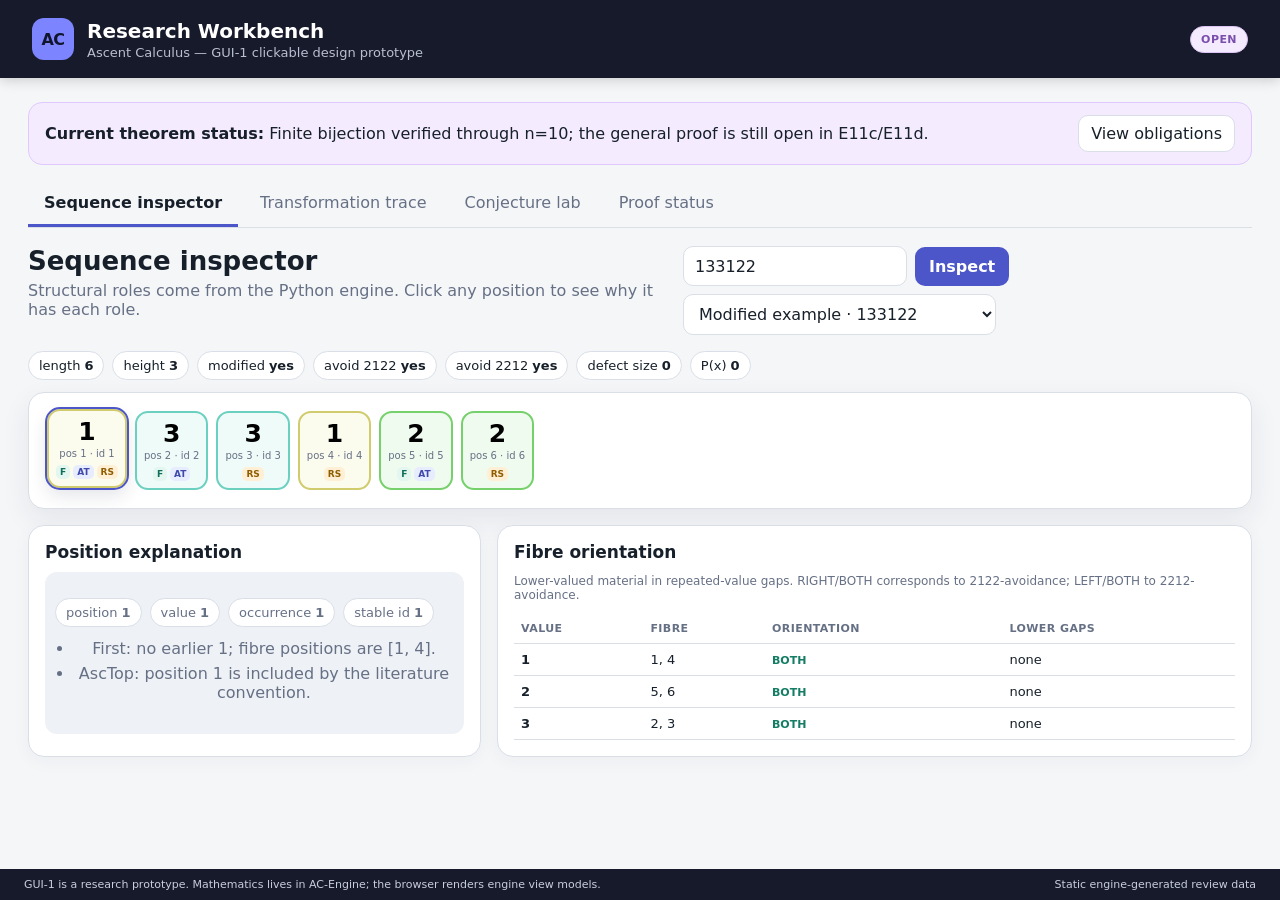
<file: docs/AC-GUI1-clickable-prototype.html>
<!doctype html>
<html lang="en">
<head>
  <meta charset="utf-8" />
  <meta name="viewport" content="width=device-width, initial-scale=1" />
  <title>AC Research Workbench — GUI-1</title>
  <style>
:root {
  --bg: #f5f6f8;
  --surface: #ffffff;
  --surface-2: #eef1f5;
  --ink: #17202a;
  --muted: #667085;
  --line: #d9dee7;
  --accent: #4d56c8;
  --accent-soft: #eef0ff;
  --good: #147d64;
  --good-soft: #e7f6f1;
  --warn: #9a6700;
  --warn-soft: #fff6dd;
  --bad: #b42318;
  --bad-soft: #ffebe9;
  --open: #7a4eab;
  --open-soft: #f4ebff;
  --shadow: 0 10px 28px rgba(30, 42, 58, 0.08);
  --radius: 16px;
}
* { box-sizing: border-box; }
body { margin:0; font-family: Inter, ui-sans-serif, system-ui, -apple-system, BlinkMacSystemFont, "Segoe UI", sans-serif; background:var(--bg); color:var(--ink); }
button, input, select { font: inherit; }
button { cursor:pointer; }
.topbar { background:#171a2b; color:white; padding:18px 32px; display:flex; align-items:center; justify-content:space-between; box-shadow:0 2px 12px rgba(0,0,0,.18); }
.brand { display:flex; gap:13px; align-items:center; }
.brand .mark { width:42px; height:42px; display:grid; place-items:center; background:#7c84ff; color:#11152c; font-weight:900; border-radius:12px; letter-spacing:-.04em; }
.brand h1 { font-size:20px; margin:0; }
.brand p { margin:2px 0 0; color:#b9bfd0; font-size:13px; }
main { max-width:1320px; margin:0 auto; padding:24px 28px 72px; }
.research-banner { display:flex; justify-content:space-between; gap:16px; align-items:center; background:var(--open-soft); border:1px solid #dfc9ff; padding:12px 16px; border-radius:14px; margin-bottom:16px; }
.tabs { display:flex; gap:6px; border-bottom:1px solid var(--line); margin-bottom:18px; overflow:auto; }
.tab { border:0; background:transparent; padding:12px 16px; color:var(--muted); border-bottom:3px solid transparent; white-space:nowrap; }
.tab.active { color:var(--ink); border-bottom-color:var(--accent); font-weight:700; }
.panel { display:none; }
.panel.active { display:block; }
.panel-head { display:flex; justify-content:space-between; gap:22px; align-items:flex-start; margin-bottom:16px; }
.panel-head h2 { margin:0 0 5px; font-size:26px; }
.panel-head p { margin:0; color:var(--muted); max-width:720px; }
.controls.inline { display:flex; gap:8px; align-items:center; flex-wrap:wrap; }
input, select { border:1px solid var(--line); background:white; padding:9px 11px; border-radius:10px; min-height:40px; color:var(--ink); }
input { min-width:170px; }
button.primary { border:0; background:var(--accent); color:white; border-radius:10px; padding:10px 14px; font-weight:700; }
button.ghost { border:1px solid var(--line); background:white; color:var(--ink); border-radius:10px; padding:8px 12px; }
button:disabled { opacity:.45; cursor:not-allowed; }
.summary-row { display:flex; gap:8px; flex-wrap:wrap; margin-bottom:12px; }
.metric { background:white; border:1px solid var(--line); border-radius:999px; padding:6px 10px; font-size:13px; }
.metric strong { margin-left:4px; }
.word-strip { background:white; border:1px solid var(--line); border-radius:var(--radius); padding:18px; box-shadow:var(--shadow); display:flex; gap:8px; overflow:auto; min-height:116px; align-items:flex-start; margin-bottom:16px; }
.token { min-width:62px; border:2px solid hsl(calc(var(--v) * 57deg), 52%, 62%); border-radius:13px; background:hsl(calc(var(--v) * 57deg), 65%, 96%); padding:8px 7px 7px; text-align:center; position:relative; transition:.15s ease; }
.token:hover, .token.selected { transform:translateY(-2px); box-shadow:0 8px 18px rgba(35,45,70,.12); outline:2px solid var(--accent); }
.token .value { font-size:25px; line-height:1; font-weight:800; }
.token .meta { font-size:10px; color:var(--muted); margin-top:4px; }
.badges { display:flex; justify-content:center; gap:3px; flex-wrap:wrap; margin-top:6px; }
.badge { font-size:9px; font-weight:800; border-radius:5px; padding:2px 4px; background:#e9edf3; }
.badge.first { background:#e3f6ef; color:#0f6e57; }
.badge.top { background:#e8ecff; color:#3f49aa; }
.badge.defect { background:var(--bad-soft); color:var(--bad); }
.badge.run { background:#fff0d5; color:#8f5d00; }
.inspector-grid { display:grid; grid-template-columns:minmax(300px, .9fr) minmax(440px, 1.5fr); gap:16px; }
.card { background:white; border:1px solid var(--line); border-radius:var(--radius); padding:16px; box-shadow:0 4px 18px rgba(30,42,58,.045); }
.card h3 { margin:0 0 10px; font-size:17px; }
.empty-state { color:var(--muted); padding:26px 10px; text-align:center; background:var(--surface-2); border-radius:12px; }
.reason-list { margin:8px 0 0; padding-left:19px; }
.reason-list li { margin:6px 0; }
.muted { color:var(--muted); }
.small { font-size:12px; }
table { width:100%; border-collapse:collapse; font-size:13px; }
th, td { text-align:left; padding:8px 7px; border-bottom:1px solid var(--line); vertical-align:top; }
th { color:var(--muted); font-size:11px; text-transform:uppercase; letter-spacing:.04em; }
.orientation { font-weight:800; text-transform:uppercase; font-size:11px; }
.orientation.left { color:#155eef; }
.orientation.right { color:#b54708; }
.orientation.both { color:var(--good); }
.orientation.mixed { color:var(--bad); }
.trace-toolbar { display:flex; justify-content:center; align-items:center; gap:12px; margin:12px 0; }
#trace-step-label { min-width:240px; text-align:center; color:var(--muted); font-weight:700; }
.trace-stage { display:grid; grid-template-columns:1fr 48px 1fr; gap:12px; align-items:center; }
.trace-box { background:white; border:1px solid var(--line); border-radius:var(--radius); padding:14px; min-height:170px; }
.trace-box h3 { margin:0 0 10px; font-size:15px; }
.arrow { text-align:center; font-size:26px; color:var(--accent); }
.miniword { display:flex; gap:5px; overflow:auto; padding:8px 0; }
.minitoken { min-width:38px; text-align:center; border:1px solid var(--line); border-radius:8px; padding:5px; background:#fafbfc; }
.minitoken .id { font-size:9px; color:var(--muted); }
.minitoken.mark-a { box-shadow:inset 0 -4px #f59e0b; }
.minitoken.mark-b { box-shadow:inset 0 -4px #7c3aed; }
.minitoken.mark-defect { outline:2px solid var(--bad); }
.trace-details { display:grid; grid-template-columns:repeat(4, minmax(150px,1fr)); gap:10px; margin-top:12px; }
.detail-box { background:white; border:1px solid var(--line); border-radius:12px; padding:11px; }
.detail-box .label { color:var(--muted); font-size:11px; text-transform:uppercase; }
.detail-box .big { font-size:18px; font-weight:800; margin-top:4px; }
.callout { margin-top:16px; border-radius:13px; padding:13px 15px; border:1px solid; }
.callout.warning { background:var(--warn-soft); border-color:#f0d28a; }
.lab-form { display:grid; grid-template-columns:1.35fr 1.35fr 1.35fr .7fr auto; align-items:end; gap:10px; }
.lab-form label { display:flex; flex-direction:column; gap:5px; font-size:12px; color:var(--muted); }
.finite-warning { margin:12px 0; background:var(--accent-soft); border:1px solid #cdd2ff; color:#303a8d; padding:10px 12px; border-radius:10px; font-size:13px; }
.result-head { display:flex; gap:12px; align-items:center; margin-bottom:10px; }
.status-chip { display:inline-flex; align-items:center; justify-content:center; border-radius:999px; padding:6px 10px; font-size:11px; font-weight:900; letter-spacing:.04em; border:1px solid transparent; white-space:nowrap; }
.status-chip.proved { color:var(--good); background:var(--good-soft); border-color:#a8dfcf; }
.status-chip.verified { color:#2856a8; background:#eaf1ff; border-color:#b8ccf2; }
.status-chip.open { color:var(--open); background:var(--open-soft); border-color:#dcc5f5; }
.status-chip.counterexample { color:var(--bad); background:var(--bad-soft); border-color:#f4b6b1; }
.legend { display:flex; gap:8px; flex-wrap:wrap; margin-bottom:16px; }
.claim-list { display:grid; grid-template-columns:repeat(2,minmax(280px,1fr)); gap:12px; }
.claim { background:white; border:1px solid var(--line); border-radius:14px; padding:14px; }
.claim h3 { margin:9px 0 5px; font-size:16px; }
.claim p { margin:0; color:var(--muted); line-height:1.45; font-size:13px; }
.contract-card { margin-top:16px; }
.contract-card li { margin:6px 0; }
.error-box { background:var(--bad-soft); border:1px solid #f0b6b2; color:#8f1a12; padding:12px; border-radius:12px; }
.loading { color:var(--muted); font-style:italic; padding:12px; }
footer { position:fixed; bottom:0; left:0; right:0; background:#171a2b; color:#c8cede; display:flex; justify-content:space-between; gap:20px; padding:9px 24px; font-size:11px; z-index:20; }
code { background:#eef0f4; padding:2px 5px; border-radius:5px; }
@media (max-width: 900px) {
  main { padding:18px 14px 76px; }
  .topbar { padding:14px 16px; }
  .panel-head { flex-direction:column; }
  .inspector-grid, .trace-stage, .claim-list { grid-template-columns:1fr; }
  .arrow { transform:rotate(90deg); }
  .trace-details { grid-template-columns:repeat(2, 1fr); }
  .lab-form { grid-template-columns:1fr 1fr; }
  .lab-form button { grid-column:1 / -1; }
  footer { position:static; flex-direction:column; }
}

</style>
</head>
<body>
  <header class="topbar">
    <div class="brand">
      <div class="mark">AC</div>
      <div>
        <h1>Research Workbench</h1>
        <p>Ascent Calculus — GUI-1 clickable design prototype</p>
      </div>
    </div>
    <div id="overall-status" class="status-chip open">OPEN</div>
  </header>

  <main>
    <section class="research-banner" id="research-banner">
      <div>
        <strong>Current theorem status:</strong>
        <span id="overall-detail">Loading research status…</span>
      </div>
      <button class="ghost" data-panel="status">View obligations</button>
    </section>

    <nav class="tabs" aria-label="Workbench sections">
      <button class="tab active" data-tab="inspector">Sequence inspector</button>
      <button class="tab" data-tab="trace">Transformation trace</button>
      <button class="tab" data-tab="lab">Conjecture lab</button>
      <button class="tab" data-tab="status">Proof status</button>
    </nav>

    <section class="panel active" id="panel-inspector">
      <div class="panel-head">
        <div>
          <h2>Sequence inspector</h2>
          <p>Structural roles come from the Python engine. Click any position to see why it has each role.</p>
        </div>
        <div class="controls inline">
          <input id="inspect-word" value="133122" aria-label="Word" />
          <button id="inspect-run" class="primary">Inspect</button>
          <select id="inspect-sample" aria-label="Example sequence">
            <option value="133122">Modified example · 133122</option>
            <option value="12321432">E10 source · 12321432</option>
            <option value="12143232">Raw gap-swap defect · 12143232</option>
            <option value="14323312">Provenance guardrail · 14323312</option>
          </select>
        </div>
      </div>
      <div id="inspect-summary" class="summary-row"></div>
      <div id="word-strip" class="word-strip"></div>
      <div class="inspector-grid">
        <div class="card">
          <h3>Position explanation</h3>
          <div id="position-explanation" class="empty-state">Select a position in the word.</div>
        </div>
        <div class="card">
          <h3>Fibre orientation</h3>
          <p class="muted small">Lower-valued material in repeated-value gaps. RIGHT/BOTH corresponds to 2122-avoidance; LEFT/BOTH to 2212-avoidance.</p>
          <div id="fibre-table"></div>
        </div>
      </div>
    </section>

    <section class="panel" id="panel-trace">
      <div class="panel-head">
        <div>
          <h2>Gap swap + canonical repair trace</h2>
          <p>Occurrence IDs travel with entries, so you can follow the same object through each move.</p>
        </div>
        <div class="controls inline">
          <input id="trace-word" value="12321432" aria-label="Trace word" />
          <button id="trace-run" class="primary">Build trace</button>
          <select id="trace-sample">
            <option value="12321432">Successful one-step repair</option>
            <option value="14323312">Provenance guardrail</option>
          </select>
        </div>
      </div>
      <div class="trace-toolbar">
        <button id="trace-prev" class="ghost">← Previous</button>
        <span id="trace-step-label">No trace loaded</span>
        <button id="trace-next" class="ghost">Next →</button>
      </div>
      <div id="trace-stage" class="trace-stage"></div>
      <div id="trace-details" class="trace-details"></div>
      <div class="callout warning">
        <strong>Why provenance matters.</strong>
        The locally valid move <code>14323312 → 13243312</code> is deliberately included: the next generic repair can have a heavy crossing. The open E11c theorem is specifically about states reachable from <code>ExtremeGapSwap</code>, not every locally admissible word.
      </div>
    </section>

    <section class="panel" id="panel-lab">
      <div class="panel-head">
        <div>
          <h2>Conjecture lab</h2>
          <p>Run a finite check. Results are labelled as bounded evidence, never as general proofs.</p>
        </div>
      </div>
      <div class="lab-form card">
        <label>Source class
          <select id="lab-source">
            <option value="m2122">Modified & Avoid(2122)</option>
            <option value="m2212">Modified & Avoid(2212)</option>
            <option value="modified">Modified</option>
          </select>
        </label>
        <label>Transformation
          <select id="lab-transform">
            <option value="repair21">GapSwapRepair(2,1)</option>
            <option value="gap21">ExtremeGapSwap(2,1)</option>
            <option value="repair12">GapSwapRepair(1,2)</option>
            <option value="gap12">ExtremeGapSwap(1,2)</option>
            <option value="reverse">Reverse</option>
            <option value="identity">Identity</option>
          </select>
        </label>
        <label>Target class
          <select id="lab-target">
            <option value="m2212">Modified & Avoid(2212)</option>
            <option value="m2122">Modified & Avoid(2122)</option>
            <option value="modified">Modified</option>
          </select>
        </label>
        <label>Maximum degree
          <select id="lab-maxn">
            <option>6</option><option>7</option><option selected>8</option><option>9</option><option>10</option>
          </select>
        </label>
        <button id="lab-run" class="primary">Run bounded check</button>
      </div>
      <div class="finite-warning">Finite computation only. Completing every case through n=k warrants <strong>VERIFIED THROUGH n=k</strong>, not <strong>PROVED</strong>.</div>
      <div id="lab-result"></div>
    </section>

    <section class="panel" id="panel-status">
      <div class="panel-head">
        <div>
          <h2>Proof status and obligations</h2>
          <p>The same four result labels are used throughout the workbench.</p>
        </div>
      </div>
      <div class="legend">
        <span class="status-chip proved">PROVED</span>
        <span class="status-chip verified">VERIFIED THROUGH n</span>
        <span class="status-chip open">OPEN</span>
        <span class="status-chip counterexample">COUNTEREXAMPLE FOUND</span>
      </div>
      <div id="claim-list" class="claim-list"></div>
      <div class="card contract-card">
        <h3>Interface contract</h3>
        <ul id="contract-tasks"></ul>
        <p id="contract-rule" class="muted"></p>
      </div>
    </section>
  </main>

  <footer>
    <span>GUI-1 is a research prototype. Mathematics lives in AC-Engine; the browser renders engine view models.</span>
    <span id="connection-state">Connecting to engine…</span>
  </footer>
  <script>window.GUI1_DEMO={"status":{"status":{"overall":{"label":"open","title":"Gap-swap + canonical repair bijection","detail":"Finite bijection verified through n=10; the general proof is still open in E11c/E11d."},"claims":[{"id":"orientation-2122","label":"proved","title":"2122 avoidance = right-oriented fibres","detail":"The repeated-sandwich fibre-gap characterization is established in the proof extraction layer."},{"id":"orientation-2212","label":"proved","title":"2212 avoidance = left-oriented fibres","detail":"The repeated-sandwich fibre-gap characterization is established in the proof extraction layer."},{"id":"local-repair","label":"proved","title":"One canonical repair exchanges ascent-top identity q -> f","detail":"A local boundary calculation proves the ascent-top exchange and characterizes first-occurrence changes."},{"id":"finite-bijection","label":"verified","verified_through":10,"title":"GapSwapRepair(2,1) maps M(2122) to M(2212)","detail":"At n=10: 183,931 source words, 183,931 target words, 183,931 unique images, no finite inverse failures."},{"id":"reachable-heavy-crossing","label":"open","title":"Reachable no-heavy-crossing invariant","detail":"0/437 degree-10 reachable repair steps have a heavy crossing. A length-independent proof remains E11c's key obligation."},{"id":"generic-repair-warning","label":"counterexample","title":"Local admissibility alone does not guarantee safe repeated repair","detail":"14323312 -> 13243312 is locally valid, but the next repair has heavy value 3 crossing both blocks. Reachability/provenance matters.","witness":"14323312"},{"id":"n11-incomplete","label":"open","title":"Degree-11 stress run","detail":"An earlier run checked the first 250,000 modified words without failure, but degree 11 was not completed and is not certified."}]},"contract":{"tasks":["Inspect a sequence and explain structural roles position-by-position.","Apply ExtremeGapSwap and inspect each pivot step.","Step through CanonicalRepair with stable occurrence IDs and proof-oriented invariants.","Run a bounded finite check with explicit source, target, transformation, and maximum degree."],"result_labels":{"proved":"General statement supported by a recorded mathematical argument in the current proof layer.","verified":"Finite computation only; always displayed with the maximum completed degree.","open":"Not established. This includes incomplete runs and current proof obligations.","counterexample":"A stated general claim is false; a concrete witness is available."},"rule":"The interface renders engine results; combinatorial definitions and transformations are not reimplemented in the browser."}},"inspect":{"133122":{"word":"133122","values":[1,3,3,1,2,2],"height":3,"length":6,"is_cayley":true,"is_modified":true,"avoids_2122":true,"avoids_2212":true,"first_positions":[1,2,5],"ascent_tops":[1,2,5],"ascent_bottoms":[1,4],"run_starts":[1,3,4,6],"defect":{"first_not_top":[],"top_not_first":[],"size":0},"potential":0,"positions":[{"position":1,"position_id":1,"value":1,"occurrence_rank":1,"first":true,"last":false,"asc_top":true,"asc_bottom":true,"run_start":true,"run_end":false,"defect_first_not_top":false,"defect_top_not_first":false,"previous_value":null,"next_value":3,"reasons":["First: no earlier 1; fibre positions are [1, 4].","AscTop: position 1 is included by the literature convention."]},{"position":2,"position_id":2,"value":3,"occurrence_rank":1,"first":true,"last":false,"asc_top":true,"asc_bottom":false,"run_start":false,"run_end":true,"defect_first_not_top":false,"defect_top_not_first":false,"previous_value":1,"next_value":3,"reasons":["First: no earlier 3; fibre positions are [2, 3].","AscTop: 1 < 3 across edge 1->2."]},{"position":3,"position_id":3,"value":3,"occurrence_rank":2,"first":false,"last":true,"asc_top":false,"asc_bottom":false,"run_start":true,"run_end":true,"defect_first_not_top":false,"defect_top_not_first":false,"previous_value":3,"next_value":1,"reasons":["Not First: 3 already occurs at position 2.","Not AscTop: 3 is not < 3 across edge 2->3."]},{"position":4,"position_id":4,"value":1,"occurrence_rank":2,"first":false,"last":true,"asc_top":false,"asc_bottom":true,"run_start":true,"run_end":false,"defect_first_not_top":false,"defect_top_not_first":false,"previous_value":3,"next_value":2,"reasons":["Not First: 1 already occurs at position 1.","Not AscTop: 3 is not < 1 across edge 3->4."]},{"position":5,"position_id":5,"value":2,"occurrence_rank":1,"first":true,"last":false,"asc_top":true,"asc_bottom":false,"run_start":false,"run_end":true,"defect_first_not_top":false,"defect_top_not_first":false,"previous_value":1,"next_value":2,"reasons":["First: no earlier 2; fibre positions are [5, 6].","AscTop: 1 < 2 across edge 4->5."]},{"position":6,"position_id":6,"value":2,"occurrence_rank":2,"first":false,"last":true,"asc_top":false,"asc_bottom":false,"run_start":true,"run_end":true,"defect_first_not_top":false,"defect_top_not_first":false,"previous_value":2,"next_value":null,"reasons":["Not First: 2 already occurs at position 5.","Not AscTop: 2 is not < 2 across edge 5->6."]}],"fibres":[{"value":1,"fibre":[1,4],"multiplicity":2,"orientation":"both","gaps":[{"gap":1,"left_position":1,"right_position":4,"positions":[2,3],"lower_positions":[]}]},{"value":2,"fibre":[5,6],"multiplicity":2,"orientation":"both","gaps":[{"gap":1,"left_position":5,"right_position":6,"positions":[],"lower_positions":[]}]},{"value":3,"fibre":[2,3],"multiplicity":2,"orientation":"both","gaps":[{"gap":1,"left_position":2,"right_position":3,"positions":[],"lower_positions":[]}]}],"orientation_profile":["both","both","both"],"definitions":{"First":"The first occurrence of this value in the whole word.","AscTop":"Position 1 by convention, or a position whose immediately preceding value is smaller.","AscBottom":"Position 1 by convention, or the left endpoint of an adjacent rise.","DefectFirst":"A first occurrence that is not currently an ascent top (First \\ AscTop).","DefectTop":"An ascent top that is not a first occurrence (AscTop \\ First).","RunStart":"Position 1, or a position not entered by an ascent.","Orientation":"For a repeated value, records whether lower-valued material occurs only in its first gap, only in its last gap, both, or neither.","Potential":"Proof-oriented defect potential: sum (n+1)^(height-value) over false-first defects.","HeavyCrossing":"A multiplicity >=3 fibre meeting both blocks of a canonical repair. E11c is proving this cannot occur in reachable repair states."}},"12321432":{"word":"12321432","values":[1,2,3,2,1,4,3,2],"height":4,"length":8,"is_cayley":true,"is_modified":true,"avoids_2122":true,"avoids_2212":false,"first_positions":[1,2,3,6],"ascent_tops":[1,2,3,6],"ascent_bottoms":[1,2,5],"run_starts":[1,4,5,7,8],"defect":{"first_not_top":[],"top_not_first":[],"size":0},"potential":0,"positions":[{"position":1,"position_id":1,"value":1,"occurrence_rank":1,"first":true,"last":false,"asc_top":true,"asc_bottom":true,"run_start":true,"run_end":false,"defect_first_not_top":false,"defect_top_not_first":false,"previous_value":null,"next_value":2,"reasons":["First: no earlier 1; fibre positions are [1, 5].","AscTop: position 1 is included by the literature convention."]},{"position":2,"position_id":2,"value":2,"occurrence_rank":1,"first":true,"last":false,"asc_top":true,"asc_bottom":true,"run_start":false,"run_end":false,"defect_first_not_top":false,"defect_top_not_first":false,"previous_value":1,"next_value":3,"reasons":["First: no earlier 2; fibre positions are [2, 4, 8].","AscTop: 1 < 2 across edge 1->2."]},{"position":3,"position_id":3,"value":3,"occurrence_rank":1,"first":true,"last":false,"asc_top":true,"asc_bottom":false,"run_start":false,"run_end":true,"defect_first_not_top":false,"defect_top_not_first":false,"previous_value":2,"next_value":2,"reasons":["First: no earlier 3; fibre positions are [3, 7].","AscTop: 2 < 3 across edge 2->3."]},{"position":4,"position_id":4,"value":2,"occurrence_rank":2,"first":false,"last":false,"asc_top":false,"asc_bottom":false,"run_start":true,"run_end":true,"defect_first_not_top":false,"defect_top_not_first":false,"previous_value":3,"next_value":1,"reasons":["Not First: 2 already occurs at position 2.","Not AscTop: 3 is not < 2 across edge 3->4."]},{"position":5,"position_id":5,"value":1,"occurrence_rank":2,"first":false,"last":true,"asc_top":false,"asc_bottom":true,"run_start":true,"run_end":false,"defect_first_not_top":false,"defect_top_not_first":false,"previous_value":2,"next_value":4,"reasons":["Not First: 1 already occurs at position 1.","Not AscTop: 2 is not < 1 across edge 4->5."]},{"position":6,"position_id":6,"value":4,"occurrence_rank":1,"first":true,"last":true,"asc_top":true,"asc_bottom":false,"run_start":false,"run_end":true,"defect_first_not_top":false,"defect_top_not_first":false,"previous_value":1,"next_value":3,"reasons":["First: no earlier 4; fibre positions are [6].","AscTop: 1 < 4 across edge 5->6."]},{"position":7,"position_id":7,"value":3,"occurrence_rank":2,"first":false,"last":true,"asc_top":false,"asc_bottom":false,"run_start":true,"run_end":true,"defect_first_not_top":false,"defect_top_not_first":false,"previous_value":4,"next_value":2,"reasons":["Not First: 3 already occurs at position 3.","Not AscTop: 4 is not < 3 across edge 6->7."]},{"position":8,"position_id":8,"value":2,"occurrence_rank":3,"first":false,"last":true,"asc_top":false,"asc_bottom":false,"run_start":true,"run_end":true,"defect_first_not_top":false,"defect_top_not_first":false,"previous_value":3,"next_value":null,"reasons":["Not First: 2 already occurs at position 2.","Not AscTop: 3 is not < 2 across edge 7->8."]}],"fibres":[{"value":1,"fibre":[1,5],"multiplicity":2,"orientation":"both","gaps":[{"gap":1,"left_position":1,"right_position":5,"positions":[2,3,4],"lower_positions":[]}]},{"value":2,"fibre":[2,4,8],"multiplicity":3,"orientation":"right","gaps":[{"gap":1,"left_position":2,"right_position":4,"positions":[3],"lower_positions":[]},{"gap":2,"left_position":4,"right_position":8,"positions":[5,6,7],"lower_positions":[5]}]},{"value":3,"fibre":[3,7],"multiplicity":2,"orientation":"both","gaps":[{"gap":1,"left_position":3,"right_position":7,"positions":[4,5,6],"lower_positions":[4,5]}]},{"value":4,"fibre":[6],"multiplicity":1,"orientation":"both","gaps":[]}],"orientation_profile":["both","right","both","both"],"definitions":{"First":"The first occurrence of this value in the whole word.","AscTop":"Position 1 by convention, or a position whose immediately preceding value is smaller.","AscBottom":"Position 1 by convention, or the left endpoint of an adjacent rise.","DefectFirst":"A first occurrence that is not currently an ascent top (First \\ AscTop).","DefectTop":"An ascent top that is not a first occurrence (AscTop \\ First).","RunStart":"Position 1, or a position not entered by an ascent.","Orientation":"For a repeated value, records whether lower-valued material occurs only in its first gap, only in its last gap, both, or neither.","Potential":"Proof-oriented defect potential: sum (n+1)^(height-value) over false-first defects.","HeavyCrossing":"A multiplicity >=3 fibre meeting both blocks of a canonical repair. E11c is proving this cannot occur in reachable repair states."}},"12143232":{"word":"12143232","values":[1,2,1,4,3,2,3,2],"height":4,"length":8,"is_cayley":true,"is_modified":false,"avoids_2122":false,"avoids_2212":true,"first_positions":[1,2,4,5],"ascent_tops":[1,2,4,7],"ascent_bottoms":[1,3,6],"run_starts":[1,3,5,6,8],"defect":{"first_not_top":[5],"top_not_first":[7],"size":2},"potential":9,"positions":[{"position":1,"position_id":1,"value":1,"occurrence_rank":1,"first":true,"last":false,"asc_top":true,"asc_bottom":true,"run_start":true,"run_end":false,"defect_first_not_top":false,"defect_top_not_first":false,"previous_value":null,"next_value":2,"reasons":["First: no earlier 1; fibre positions are [1, 3].","AscTop: position 1 is included by the literature convention."]},{"position":2,"position_id":2,"value":2,"occurrence_rank":1,"first":true,"last":false,"asc_top":true,"asc_bottom":false,"run_start":false,"run_end":true,"defect_first_not_top":false,"defect_top_not_first":false,"previous_value":1,"next_value":1,"reasons":["First: no earlier 2; fibre positions are [2, 6, 8].","AscTop: 1 < 2 across edge 1->2."]},{"position":3,"position_id":3,"value":1,"occurrence_rank":2,"first":false,"last":true,"asc_top":false,"asc_bottom":true,"run_start":true,"run_end":false,"defect_first_not_top":false,"defect_top_not_first":false,"previous_value":2,"next_value":4,"reasons":["Not First: 1 already occurs at position 1.","Not AscTop: 2 is not < 1 across edge 2->3."]},{"position":4,"position_id":4,"value":4,"occurrence_rank":1,"first":true,"last":true,"asc_top":true,"asc_bottom":false,"run_start":false,"run_end":true,"defect_first_not_top":false,"defect_top_not_first":false,"previous_value":1,"next_value":3,"reasons":["First: no earlier 4; fibre positions are [4].","AscTop: 1 < 4 across edge 3->4."]},{"position":5,"position_id":5,"value":3,"occurrence_rank":1,"first":true,"last":false,"asc_top":false,"asc_bottom":false,"run_start":true,"run_end":true,"defect_first_not_top":true,"defect_top_not_first":false,"previous_value":4,"next_value":2,"reasons":["First: no earlier 3; fibre positions are [5, 7].","Not AscTop: 4 is not < 3 across edge 4->5.","Defect: this position is First but not AscTop."]},{"position":6,"position_id":6,"value":2,"occurrence_rank":2,"first":false,"last":false,"asc_top":false,"asc_bottom":true,"run_start":true,"run_end":false,"defect_first_not_top":false,"defect_top_not_first":false,"previous_value":3,"next_value":3,"reasons":["Not First: 2 already occurs at position 2.","Not AscTop: 3 is not < 2 across edge 5->6."]},{"position":7,"position_id":7,"value":3,"occurrence_rank":2,"first":false,"last":true,"asc_top":true,"asc_bottom":false,"run_start":false,"run_end":true,"defect_first_not_top":false,"defect_top_not_first":true,"previous_value":2,"next_value":2,"reasons":["Not First: 3 already occurs at position 5.","AscTop: 2 < 3 across edge 6->7.","Defect: this position is AscTop but not First."]},{"position":8,"position_id":8,"value":2,"occurrence_rank":3,"first":false,"last":true,"asc_top":false,"asc_bottom":false,"run_start":true,"run_end":true,"defect_first_not_top":false,"defect_top_not_first":false,"previous_value":3,"next_value":null,"reasons":["Not First: 2 already occurs at position 2.","Not AscTop: 3 is not < 2 across edge 7->8."]}],"fibres":[{"value":1,"fibre":[1,3],"multiplicity":2,"orientation":"both","gaps":[{"gap":1,"left_position":1,"right_position":3,"positions":[2],"lower_positions":[]}]},{"value":2,"fibre":[2,6,8],"multiplicity":3,"orientation":"left","gaps":[{"gap":1,"left_position":2,"right_position":6,"positions":[3,4,5],"lower_positions":[3]},{"gap":2,"left_position":6,"right_position":8,"positions":[7],"lower_positions":[]}]},{"value":3,"fibre":[5,7],"multiplicity":2,"orientation":"both","gaps":[{"gap":1,"left_position":5,"right_position":7,"positions":[6],"lower_positions":[6]}]},{"value":4,"fibre":[4],"multiplicity":1,"orientation":"both","gaps":[]}],"orientation_profile":["both","left","both","both"],"definitions":{"First":"The first occurrence of this value in the whole word.","AscTop":"Position 1 by convention, or a position whose immediately preceding value is smaller.","AscBottom":"Position 1 by convention, or the left endpoint of an adjacent rise.","DefectFirst":"A first occurrence that is not currently an ascent top (First \\ AscTop).","DefectTop":"An ascent top that is not a first occurrence (AscTop \\ First).","RunStart":"Position 1, or a position not entered by an ascent.","Orientation":"For a repeated value, records whether lower-valued material occurs only in its first gap, only in its last gap, both, or neither.","Potential":"Proof-oriented defect potential: sum (n+1)^(height-value) over false-first defects.","HeavyCrossing":"A multiplicity >=3 fibre meeting both blocks of a canonical repair. E11c is proving this cannot occur in reachable repair states."}},"14323312":{"word":"14323312","values":[1,4,3,2,3,3,1,2],"height":4,"length":8,"is_cayley":true,"is_modified":false,"avoids_2122":false,"avoids_2212":true,"first_positions":[1,2,3,4],"ascent_tops":[1,2,5,8],"ascent_bottoms":[1,4,7],"run_starts":[1,3,4,6,7],"defect":{"first_not_top":[3,4],"top_not_first":[5,8],"size":4},"potential":90,"positions":[{"position":1,"position_id":1,"value":1,"occurrence_rank":1,"first":true,"last":false,"asc_top":true,"asc_bottom":true,"run_start":true,"run_end":false,"defect_first_not_top":false,"defect_top_not_first":false,"previous_value":null,"next_value":4,"reasons":["First: no earlier 1; fibre positions are [1, 7].","AscTop: position 1 is included by the literature convention."]},{"position":2,"position_id":2,"value":4,"occurrence_rank":1,"first":true,"last":true,"asc_top":true,"asc_bottom":false,"run_start":false,"run_end":true,"defect_first_not_top":false,"defect_top_not_first":false,"previous_value":1,"next_value":3,"reasons":["First: no earlier 4; fibre positions are [2].","AscTop: 1 < 4 across edge 1->2."]},{"position":3,"position_id":3,"value":3,"occurrence_rank":1,"first":true,"last":false,"asc_top":false,"asc_bottom":false,"run_start":true,"run_end":true,"defect_first_not_top":true,"defect_top_not_first":false,"previous_value":4,"next_value":2,"reasons":["First: no earlier 3; fibre positions are [3, 5, 6].","Not AscTop: 4 is not < 3 across edge 2->3.","Defect: this position is First but not AscTop."]},{"position":4,"position_id":4,"value":2,"occurrence_rank":1,"first":true,"last":false,"asc_top":false,"asc_bottom":true,"run_start":true,"run_end":false,"defect_first_not_top":true,"defect_top_not_first":false,"previous_value":3,"next_value":3,"reasons":["First: no earlier 2; fibre positions are [4, 8].","Not AscTop: 3 is not < 2 across edge 3->4.","Defect: this position is First but not AscTop."]},{"position":5,"position_id":5,"value":3,"occurrence_rank":2,"first":false,"last":false,"asc_top":true,"asc_bottom":false,"run_start":false,"run_end":true,"defect_first_not_top":false,"defect_top_not_first":true,"previous_value":2,"next_value":3,"reasons":["Not First: 3 already occurs at position 3.","AscTop: 2 < 3 across edge 4->5.","Defect: this position is AscTop but not First."]},{"position":6,"position_id":6,"value":3,"occurrence_rank":3,"first":false,"last":true,"asc_top":false,"asc_bottom":false,"run_start":true,"run_end":true,"defect_first_not_top":false,"defect_top_not_first":false,"previous_value":3,"next_value":1,"reasons":["Not First: 3 already occurs at position 3.","Not AscTop: 3 is not < 3 across edge 5->6."]},{"position":7,"position_id":7,"value":1,"occurrence_rank":2,"first":false,"last":true,"asc_top":false,"asc_bottom":true,"run_start":true,"run_end":false,"defect_first_not_top":false,"defect_top_not_first":false,"previous_value":3,"next_value":2,"reasons":["Not First: 1 already occurs at position 1.","Not AscTop: 3 is not < 1 across edge 6->7."]},{"position":8,"position_id":8,"value":2,"occurrence_rank":2,"first":false,"last":true,"asc_top":true,"asc_bottom":false,"run_start":false,"run_end":true,"defect_first_not_top":false,"defect_top_not_first":true,"previous_value":1,"next_value":null,"reasons":["Not First: 2 already occurs at position 4.","AscTop: 1 < 2 across edge 7->8.","Defect: this position is AscTop but not First."]}],"fibres":[{"value":1,"fibre":[1,7],"multiplicity":2,"orientation":"both","gaps":[{"gap":1,"left_position":1,"right_position":7,"positions":[2,3,4,5,6],"lower_positions":[]}]},{"value":2,"fibre":[4,8],"multiplicity":2,"orientation":"both","gaps":[{"gap":1,"left_position":4,"right_position":8,"positions":[5,6,7],"lower_positions":[7]}]},{"value":3,"fibre":[3,5,6],"multiplicity":3,"orientation":"left","gaps":[{"gap":1,"left_position":3,"right_position":5,"positions":[4],"lower_positions":[4]},{"gap":2,"left_position":5,"right_position":6,"positions":[],"lower_positions":[]}]},{"value":4,"fibre":[2],"multiplicity":1,"orientation":"both","gaps":[]}],"orientation_profile":["both","both","left","both"],"definitions":{"First":"The first occurrence of this value in the whole word.","AscTop":"Position 1 by convention, or a position whose immediately preceding value is smaller.","AscBottom":"Position 1 by convention, or the left endpoint of an adjacent rise.","DefectFirst":"A first occurrence that is not currently an ascent top (First \\ AscTop).","DefectTop":"An ascent top that is not a first occurrence (AscTop \\ First).","RunStart":"Position 1, or a position not entered by an ascent.","Orientation":"For a repeated value, records whether lower-valued material occurs only in its first gap, only in its last gap, both, or neither.","Potential":"Proof-oriented defect potential: sum (n+1)^(height-value) over false-first defects.","HeavyCrossing":"A multiplicity >=3 fibre meeting both blocks of a canonical repair. E11c is proving this cannot occur in reachable repair states."}}},"trace":{"12321432":{"source":{"inspection":{"word":"12321432","values":[1,2,3,2,1,4,3,2],"height":4,"length":8,"is_cayley":true,"is_modified":true,"avoids_2122":true,"avoids_2212":false,"first_positions":[1,2,3,6],"ascent_tops":[1,2,3,6],"ascent_bottoms":[1,2,5],"run_starts":[1,4,5,7,8],"defect":{"first_not_top":[],"top_not_first":[],"size":0},"potential":0,"positions":[{"position":1,"position_id":1,"value":1,"occurrence_rank":1,"first":true,"last":false,"asc_top":true,"asc_bottom":true,"run_start":true,"run_end":false,"defect_first_not_top":false,"defect_top_not_first":false,"previous_value":null,"next_value":2,"reasons":["First: no earlier 1; fibre positions are [1, 5].","AscTop: position 1 is included by the literature convention."]},{"position":2,"position_id":2,"value":2,"occurrence_rank":1,"first":true,"last":false,"asc_top":true,"asc_bottom":true,"run_start":false,"run_end":false,"defect_first_not_top":false,"defect_top_not_first":false,"previous_value":1,"next_value":3,"reasons":["First: no earlier 2; fibre positions are [2, 4, 8].","AscTop: 1 < 2 across edge 1->2."]},{"position":3,"position_id":3,"value":3,"occurrence_rank":1,"first":true,"last":false,"asc_top":true,"asc_bottom":false,"run_start":false,"run_end":true,"defect_first_not_top":false,"defect_top_not_first":false,"previous_value":2,"next_value":2,"reasons":["First: no earlier 3; fibre positions are [3, 7].","AscTop: 2 < 3 across edge 2->3."]},{"position":4,"position_id":4,"value":2,"occurrence_rank":2,"first":false,"last":false,"asc_top":false,"asc_bottom":false,"run_start":true,"run_end":true,"defect_first_not_top":false,"defect_top_not_first":false,"previous_value":3,"next_value":1,"reasons":["Not First: 2 already occurs at position 2.","Not AscTop: 3 is not < 2 across edge 3->4."]},{"position":5,"position_id":5,"value":1,"occurrence_rank":2,"first":false,"last":true,"asc_top":false,"asc_bottom":true,"run_start":true,"run_end":false,"defect_first_not_top":false,"defect_top_not_first":false,"previous_value":2,"next_value":4,"reasons":["Not First: 1 already occurs at position 1.","Not AscTop: 2 is not < 1 across edge 4->5."]},{"position":6,"position_id":6,"value":4,"occurrence_rank":1,"first":true,"last":true,"asc_top":true,"asc_bottom":false,"run_start":false,"run_end":true,"defect_first_not_top":false,"defect_top_not_first":false,"previous_value":1,"next_value":3,"reasons":["First: no earlier 4; fibre positions are [6].","AscTop: 1 < 4 across edge 5->6."]},{"position":7,"position_id":7,"value":3,"occurrence_rank":2,"first":false,"last":true,"asc_top":false,"asc_bottom":false,"run_start":true,"run_end":true,"defect_first_not_top":false,"defect_top_not_first":false,"previous_value":4,"next_value":2,"reasons":["Not First: 3 already occurs at position 3.","Not AscTop: 4 is not < 3 across edge 6->7."]},{"position":8,"position_id":8,"value":2,"occurrence_rank":3,"first":false,"last":true,"asc_top":false,"asc_bottom":false,"run_start":true,"run_end":true,"defect_first_not_top":false,"defect_top_not_first":false,"previous_value":3,"next_value":null,"reasons":["Not First: 2 already occurs at position 2.","Not AscTop: 3 is not < 2 across edge 7->8."]}],"fibres":[{"value":1,"fibre":[1,5],"multiplicity":2,"orientation":"both","gaps":[{"gap":1,"left_position":1,"right_position":5,"positions":[2,3,4],"lower_positions":[]}]},{"value":2,"fibre":[2,4,8],"multiplicity":3,"orientation":"right","gaps":[{"gap":1,"left_position":2,"right_position":4,"positions":[3],"lower_positions":[]},{"gap":2,"left_position":4,"right_position":8,"positions":[5,6,7],"lower_positions":[5]}]},{"value":3,"fibre":[3,7],"multiplicity":2,"orientation":"both","gaps":[{"gap":1,"left_position":3,"right_position":7,"positions":[4,5,6],"lower_positions":[4,5]}]},{"value":4,"fibre":[6],"multiplicity":1,"orientation":"both","gaps":[]}],"orientation_profile":["both","right","both","both"],"definitions":{"First":"The first occurrence of this value in the whole word.","AscTop":"Position 1 by convention, or a position whose immediately preceding value is smaller.","AscBottom":"Position 1 by convention, or the left endpoint of an adjacent rise.","DefectFirst":"A first occurrence that is not currently an ascent top (First \\ AscTop).","DefectTop":"An ascent top that is not a first occurrence (AscTop \\ First).","RunStart":"Position 1, or a position not entered by an ascent.","Orientation":"For a repeated value, records whether lower-valued material occurs only in its first gap, only in its last gap, both, or neither.","Potential":"Proof-oriented defect potential: sum (n+1)^(height-value) over false-first defects.","HeavyCrossing":"A multiplicity >=3 fibre meeting both blocks of a canonical repair. E11c is proving this cannot occur in reachable repair states."}},"defect_admissibility":{"perfect_pairing":true,"unique_pair_values":true,"first_second_pairs":true,"canonical_blocks_exist":true}},"parameters":{"left_repeats":2,"right_repeats":1},"gap_swap":{"output":{"inspection":{"word":"12143232","values":[1,2,1,4,3,2,3,2],"height":4,"length":8,"is_cayley":true,"is_modified":false,"avoids_2122":false,"avoids_2212":true,"first_positions":[1,2,4,5],"ascent_tops":[1,2,4,7],"ascent_bottoms":[1,3,6],"run_starts":[1,3,5,6,8],"defect":{"first_not_top":[5],"top_not_first":[7],"size":2},"potential":9,"positions":[{"position":1,"position_id":1,"value":1,"occurrence_rank":1,"first":true,"last":false,"asc_top":true,"asc_bottom":true,"run_start":true,"run_end":false,"defect_first_not_top":false,"defect_top_not_first":false,"previous_value":null,"next_value":2,"reasons":["First: no earlier 1; fibre positions are [1, 3].","AscTop: position 1 is included by the literature convention."]},{"position":2,"position_id":2,"value":2,"occurrence_rank":1,"first":true,"last":false,"asc_top":true,"asc_bottom":false,"run_start":false,"run_end":true,"defect_first_not_top":false,"defect_top_not_first":false,"previous_value":1,"next_value":1,"reasons":["First: no earlier 2; fibre positions are [2, 6, 8].","AscTop: 1 < 2 across edge 1->2."]},{"position":3,"position_id":5,"value":1,"occurrence_rank":2,"first":false,"last":true,"asc_top":false,"asc_bottom":true,"run_start":true,"run_end":false,"defect_first_not_top":false,"defect_top_not_first":false,"previous_value":2,"next_value":4,"reasons":["Not First: 1 already occurs at position 1.","Not AscTop: 2 is not < 1 across edge 2->3."]},{"position":4,"position_id":6,"value":4,"occurrence_rank":1,"first":true,"last":true,"asc_top":true,"asc_bottom":false,"run_start":false,"run_end":true,"defect_first_not_top":false,"defect_top_not_first":false,"previous_value":1,"next_value":3,"reasons":["First: no earlier 4; fibre positions are [4].","AscTop: 1 < 4 across edge 3->4."]},{"position":5,"position_id":7,"value":3,"occurrence_rank":1,"first":true,"last":false,"asc_top":false,"asc_bottom":false,"run_start":true,"run_end":true,"defect_first_not_top":true,"defect_top_not_first":false,"previous_value":4,"next_value":2,"reasons":["First: no earlier 3; fibre positions are [5, 7].","Not AscTop: 4 is not < 3 across edge 4->5.","Defect: this position is First but not AscTop."]},{"position":6,"position_id":4,"value":2,"occurrence_rank":2,"first":false,"last":false,"asc_top":false,"asc_bottom":true,"run_start":true,"run_end":false,"defect_first_not_top":false,"defect_top_not_first":false,"previous_value":3,"next_value":3,"reasons":["Not First: 2 already occurs at position 2.","Not AscTop: 3 is not < 2 across edge 5->6."]},{"position":7,"position_id":3,"value":3,"occurrence_rank":2,"first":false,"last":true,"asc_top":true,"asc_bottom":false,"run_start":false,"run_end":true,"defect_first_not_top":false,"defect_top_not_first":true,"previous_value":2,"next_value":2,"reasons":["Not First: 3 already occurs at position 5.","AscTop: 2 < 3 across edge 6->7.","Defect: this position is AscTop but not First."]},{"position":8,"position_id":8,"value":2,"occurrence_rank":3,"first":false,"last":true,"asc_top":false,"asc_bottom":false,"run_start":true,"run_end":true,"defect_first_not_top":false,"defect_top_not_first":false,"previous_value":3,"next_value":null,"reasons":["Not First: 2 already occurs at position 2.","Not AscTop: 3 is not < 2 across edge 7->8."]}],"fibres":[{"value":1,"fibre":[1,3],"multiplicity":2,"orientation":"both","gaps":[{"gap":1,"left_position":1,"right_position":3,"positions":[2],"lower_positions":[]}]},{"value":2,"fibre":[2,6,8],"multiplicity":3,"orientation":"left","gaps":[{"gap":1,"left_position":2,"right_position":6,"positions":[3,4,5],"lower_positions":[3]},{"gap":2,"left_position":6,"right_position":8,"positions":[7],"lower_positions":[]}]},{"value":3,"fibre":[5,7],"multiplicity":2,"orientation":"both","gaps":[{"gap":1,"left_position":5,"right_position":7,"positions":[6],"lower_positions":[6]}]},{"value":4,"fibre":[4],"multiplicity":1,"orientation":"both","gaps":[]}],"orientation_profile":["both","left","both","both"],"definitions":{"First":"The first occurrence of this value in the whole word.","AscTop":"Position 1 by convention, or a position whose immediately preceding value is smaller.","AscBottom":"Position 1 by convention, or the left endpoint of an adjacent rise.","DefectFirst":"A first occurrence that is not currently an ascent top (First \\ AscTop).","DefectTop":"An ascent top that is not a first occurrence (AscTop \\ First).","RunStart":"Position 1, or a position not entered by an ascent.","Orientation":"For a repeated value, records whether lower-valued material occurs only in its first gap, only in its last gap, both, or neither.","Potential":"Proof-oriented defect potential: sum (n+1)^(height-value) over false-first defects.","HeavyCrossing":"A multiplicity >=3 fibre meeting both blocks of a canonical repair. E11c is proving this cannot occur in reachable repair states."}},"defect_admissibility":{"perfect_pairing":true,"unique_pair_values":true,"first_second_pairs":true,"canonical_blocks_exist":true}},"proof_trace":{"source_right_oriented":true,"output_left_oriented":true,"strictly_increasing_pivots":true,"pattern_target_clean":true,"steps":[{"pivot":2,"before":"12321432","after":"12143232","pivot_before":"right","pivot_after":"left","lower_projection_preserved":true,"lower_orientations_preserved":true,"orientation_closed":true,"smaller_target_clean":true}]}},"repair":{"terminated":true,"reason":"modified","steps":[{"index":1,"before":{"inspection":{"word":"12143232","values":[1,2,1,4,3,2,3,2],"height":4,"length":8,"is_cayley":true,"is_modified":false,"avoids_2122":false,"avoids_2212":true,"first_positions":[1,2,4,5],"ascent_tops":[1,2,4,7],"ascent_bottoms":[1,3,6],"run_starts":[1,3,5,6,8],"defect":{"first_not_top":[5],"top_not_first":[7],"size":2},"potential":9,"positions":[{"position":1,"position_id":1,"value":1,"occurrence_rank":1,"first":true,"last":false,"asc_top":true,"asc_bottom":true,"run_start":true,"run_end":false,"defect_first_not_top":false,"defect_top_not_first":false,"previous_value":null,"next_value":2,"reasons":["First: no earlier 1; fibre positions are [1, 3].","AscTop: position 1 is included by the literature convention."]},{"position":2,"position_id":2,"value":2,"occurrence_rank":1,"first":true,"last":false,"asc_top":true,"asc_bottom":false,"run_start":false,"run_end":true,"defect_first_not_top":false,"defect_top_not_first":false,"previous_value":1,"next_value":1,"reasons":["First: no earlier 2; fibre positions are [2, 6, 8].","AscTop: 1 < 2 across edge 1->2."]},{"position":3,"position_id":5,"value":1,"occurrence_rank":2,"first":false,"last":true,"asc_top":false,"asc_bottom":true,"run_start":true,"run_end":false,"defect_first_not_top":false,"defect_top_not_first":false,"previous_value":2,"next_value":4,"reasons":["Not First: 1 already occurs at position 1.","Not AscTop: 2 is not < 1 across edge 2->3."]},{"position":4,"position_id":6,"value":4,"occurrence_rank":1,"first":true,"last":true,"asc_top":true,"asc_bottom":false,"run_start":false,"run_end":true,"defect_first_not_top":false,"defect_top_not_first":false,"previous_value":1,"next_value":3,"reasons":["First: no earlier 4; fibre positions are [4].","AscTop: 1 < 4 across edge 3->4."]},{"position":5,"position_id":7,"value":3,"occurrence_rank":1,"first":true,"last":false,"asc_top":false,"asc_bottom":false,"run_start":true,"run_end":true,"defect_first_not_top":true,"defect_top_not_first":false,"previous_value":4,"next_value":2,"reasons":["First: no earlier 3; fibre positions are [5, 7].","Not AscTop: 4 is not < 3 across edge 4->5.","Defect: this position is First but not AscTop."]},{"position":6,"position_id":4,"value":2,"occurrence_rank":2,"first":false,"last":false,"asc_top":false,"asc_bottom":true,"run_start":true,"run_end":false,"defect_first_not_top":false,"defect_top_not_first":false,"previous_value":3,"next_value":3,"reasons":["Not First: 2 already occurs at position 2.","Not AscTop: 3 is not < 2 across edge 5->6."]},{"position":7,"position_id":3,"value":3,"occurrence_rank":2,"first":false,"last":true,"asc_top":true,"asc_bottom":false,"run_start":false,"run_end":true,"defect_first_not_top":false,"defect_top_not_first":true,"previous_value":2,"next_value":2,"reasons":["Not First: 3 already occurs at position 5.","AscTop: 2 < 3 across edge 6->7.","Defect: this position is AscTop but not First."]},{"position":8,"position_id":8,"value":2,"occurrence_rank":3,"first":false,"last":true,"asc_top":false,"asc_bottom":false,"run_start":true,"run_end":true,"defect_first_not_top":false,"defect_top_not_first":false,"previous_value":3,"next_value":null,"reasons":["Not First: 2 already occurs at position 2.","Not AscTop: 3 is not < 2 across edge 7->8."]}],"fibres":[{"value":1,"fibre":[1,3],"multiplicity":2,"orientation":"both","gaps":[{"gap":1,"left_position":1,"right_position":3,"positions":[2],"lower_positions":[]}]},{"value":2,"fibre":[2,6,8],"multiplicity":3,"orientation":"left","gaps":[{"gap":1,"left_position":2,"right_position":6,"positions":[3,4,5],"lower_positions":[3]},{"gap":2,"left_position":6,"right_position":8,"positions":[7],"lower_positions":[]}]},{"value":3,"fibre":[5,7],"multiplicity":2,"orientation":"both","gaps":[{"gap":1,"left_position":5,"right_position":7,"positions":[6],"lower_positions":[6]}]},{"value":4,"fibre":[4],"multiplicity":1,"orientation":"both","gaps":[]}],"orientation_profile":["both","left","both","both"],"definitions":{"First":"The first occurrence of this value in the whole word.","AscTop":"Position 1 by convention, or a position whose immediately preceding value is smaller.","AscBottom":"Position 1 by convention, or the left endpoint of an adjacent rise.","DefectFirst":"A first occurrence that is not currently an ascent top (First \\ AscTop).","DefectTop":"An ascent top that is not a first occurrence (AscTop \\ First).","RunStart":"Position 1, or a position not entered by an ascent.","Orientation":"For a repeated value, records whether lower-valued material occurs only in its first gap, only in its last gap, both, or neither.","Potential":"Proof-oriented defect potential: sum (n+1)^(height-value) over false-first defects.","HeavyCrossing":"A multiplicity >=3 fibre meeting both blocks of a canonical repair. E11c is proving this cannot occur in reachable repair states."}},"defect_admissibility":{"perfect_pairing":true,"unique_pair_values":true,"first_second_pairs":true,"canonical_blocks_exist":true}},"after":{"inspection":{"word":"12132432","values":[1,2,1,3,2,4,3,2],"height":4,"length":8,"is_cayley":true,"is_modified":true,"avoids_2122":false,"avoids_2212":true,"first_positions":[1,2,4,6],"ascent_tops":[1,2,4,6],"ascent_bottoms":[1,3,5],"run_starts":[1,3,5,7,8],"defect":{"first_not_top":[],"top_not_first":[],"size":0},"potential":0,"positions":[{"position":1,"position_id":1,"value":1,"occurrence_rank":1,"first":true,"last":false,"asc_top":true,"asc_bottom":true,"run_start":true,"run_end":false,"defect_first_not_top":false,"defect_top_not_first":false,"previous_value":null,"next_value":2,"reasons":["First: no earlier 1; fibre positions are [1, 3].","AscTop: position 1 is included by the literature convention."]},{"position":2,"position_id":2,"value":2,"occurrence_rank":1,"first":true,"last":false,"asc_top":true,"asc_bottom":false,"run_start":false,"run_end":true,"defect_first_not_top":false,"defect_top_not_first":false,"previous_value":1,"next_value":1,"reasons":["First: no earlier 2; fibre positions are [2, 5, 8].","AscTop: 1 < 2 across edge 1->2."]},{"position":3,"position_id":5,"value":1,"occurrence_rank":2,"first":false,"last":true,"asc_top":false,"asc_bottom":true,"run_start":true,"run_end":false,"defect_first_not_top":false,"defect_top_not_first":false,"previous_value":2,"next_value":3,"reasons":["Not First: 1 already occurs at position 1.","Not AscTop: 2 is not < 1 across edge 2->3."]},{"position":4,"position_id":7,"value":3,"occurrence_rank":1,"first":true,"last":false,"asc_top":true,"asc_bottom":false,"run_start":false,"run_end":true,"defect_first_not_top":false,"defect_top_not_first":false,"previous_value":1,"next_value":2,"reasons":["First: no earlier 3; fibre positions are [4, 7].","AscTop: 1 < 3 across edge 3->4."]},{"position":5,"position_id":4,"value":2,"occurrence_rank":2,"first":false,"last":false,"asc_top":false,"asc_bottom":true,"run_start":true,"run_end":false,"defect_first_not_top":false,"defect_top_not_first":false,"previous_value":3,"next_value":4,"reasons":["Not First: 2 already occurs at position 2.","Not AscTop: 3 is not < 2 across edge 4->5."]},{"position":6,"position_id":6,"value":4,"occurrence_rank":1,"first":true,"last":true,"asc_top":true,"asc_bottom":false,"run_start":false,"run_end":true,"defect_first_not_top":false,"defect_top_not_first":false,"previous_value":2,"next_value":3,"reasons":["First: no earlier 4; fibre positions are [6].","AscTop: 2 < 4 across edge 5->6."]},{"position":7,"position_id":3,"value":3,"occurrence_rank":2,"first":false,"last":true,"asc_top":false,"asc_bottom":false,"run_start":true,"run_end":true,"defect_first_not_top":false,"defect_top_not_first":false,"previous_value":4,"next_value":2,"reasons":["Not First: 3 already occurs at position 4.","Not AscTop: 4 is not < 3 across edge 6->7."]},{"position":8,"position_id":8,"value":2,"occurrence_rank":3,"first":false,"last":true,"asc_top":false,"asc_bottom":false,"run_start":true,"run_end":true,"defect_first_not_top":false,"defect_top_not_first":false,"previous_value":3,"next_value":null,"reasons":["Not First: 2 already occurs at position 2.","Not AscTop: 3 is not < 2 across edge 7->8."]}],"fibres":[{"value":1,"fibre":[1,3],"multiplicity":2,"orientation":"both","gaps":[{"gap":1,"left_position":1,"right_position":3,"positions":[2],"lower_positions":[]}]},{"value":2,"fibre":[2,5,8],"multiplicity":3,"orientation":"left","gaps":[{"gap":1,"left_position":2,"right_position":5,"positions":[3,4],"lower_positions":[3]},{"gap":2,"left_position":5,"right_position":8,"positions":[6,7],"lower_positions":[]}]},{"value":3,"fibre":[4,7],"multiplicity":2,"orientation":"both","gaps":[{"gap":1,"left_position":4,"right_position":7,"positions":[5,6],"lower_positions":[5]}]},{"value":4,"fibre":[6],"multiplicity":1,"orientation":"both","gaps":[]}],"orientation_profile":["both","left","both","both"],"definitions":{"First":"The first occurrence of this value in the whole word.","AscTop":"Position 1 by convention, or a position whose immediately preceding value is smaller.","AscBottom":"Position 1 by convention, or the left endpoint of an adjacent rise.","DefectFirst":"A first occurrence that is not currently an ascent top (First \\ AscTop).","DefectTop":"An ascent top that is not a first occurrence (AscTop \\ First).","RunStart":"Position 1, or a position not entered by an ascent.","Orientation":"For a repeated value, records whether lower-valued material occurs only in its first gap, only in its last gap, both, or neither.","Potential":"Proof-oriented defect potential: sum (n+1)^(height-value) over false-first defects.","HeavyCrossing":"A multiplicity >=3 fibre meeting both blocks of a canonical repair. E11c is proving this cannot occur in reachable repair states."}},"defect_admissibility":{"perfect_pairing":true,"unique_pair_values":true,"first_second_pairs":true,"canonical_blocks_exist":true}},"pair":{"f":5,"q":7,"value":3},"interval":{"start":4,"end":6,"left_amount":1},"block_a":[4],"block_b":[3,2],"before_ids":[1,2,5,6,7,4,3,8],"after_ids":[1,2,5,7,4,6,3,8],"potential_before":9,"potential_after":0,"heavy_crossing_values":[],"certificate":{"pivot_value":3,"first_position":5,"second_position":7,"first_is_rank1":true,"second_is_rank2":true,"consecutive_in_fibre":true,"has_lower_predecessor_before_block":true,"block_a_strictly_above_pivot":true,"second_has_lower_predecessor":true,"ascent_top_ids_exchange_exactly":true,"first_identity_changes":[],"crossing_first_values":[],"first_change_characterization_exact":true,"newly_created_defect_values":[],"new_defects_strictly_above_pivot":true,"value_potential_decreases":true}}],"output":{"inspection":{"word":"12132432","values":[1,2,1,3,2,4,3,2],"height":4,"length":8,"is_cayley":true,"is_modified":true,"avoids_2122":false,"avoids_2212":true,"first_positions":[1,2,4,6],"ascent_tops":[1,2,4,6],"ascent_bottoms":[1,3,5],"run_starts":[1,3,5,7,8],"defect":{"first_not_top":[],"top_not_first":[],"size":0},"potential":0,"positions":[{"position":1,"position_id":1,"value":1,"occurrence_rank":1,"first":true,"last":false,"asc_top":true,"asc_bottom":true,"run_start":true,"run_end":false,"defect_first_not_top":false,"defect_top_not_first":false,"previous_value":null,"next_value":2,"reasons":["First: no earlier 1; fibre positions are [1, 3].","AscTop: position 1 is included by the literature convention."]},{"position":2,"position_id":2,"value":2,"occurrence_rank":1,"first":true,"last":false,"asc_top":true,"asc_bottom":false,"run_start":false,"run_end":true,"defect_first_not_top":false,"defect_top_not_first":false,"previous_value":1,"next_value":1,"reasons":["First: no earlier 2; fibre positions are [2, 5, 8].","AscTop: 1 < 2 across edge 1->2."]},{"position":3,"position_id":5,"value":1,"occurrence_rank":2,"first":false,"last":true,"asc_top":false,"asc_bottom":true,"run_start":true,"run_end":false,"defect_first_not_top":false,"defect_top_not_first":false,"previous_value":2,"next_value":3,"reasons":["Not First: 1 already occurs at position 1.","Not AscTop: 2 is not < 1 across edge 2->3."]},{"position":4,"position_id":7,"value":3,"occurrence_rank":1,"first":true,"last":false,"asc_top":true,"asc_bottom":false,"run_start":false,"run_end":true,"defect_first_not_top":false,"defect_top_not_first":false,"previous_value":1,"next_value":2,"reasons":["First: no earlier 3; fibre positions are [4, 7].","AscTop: 1 < 3 across edge 3->4."]},{"position":5,"position_id":4,"value":2,"occurrence_rank":2,"first":false,"last":false,"asc_top":false,"asc_bottom":true,"run_start":true,"run_end":false,"defect_first_not_top":false,"defect_top_not_first":false,"previous_value":3,"next_value":4,"reasons":["Not First: 2 already occurs at position 2.","Not AscTop: 3 is not < 2 across edge 4->5."]},{"position":6,"position_id":6,"value":4,"occurrence_rank":1,"first":true,"last":true,"asc_top":true,"asc_bottom":false,"run_start":false,"run_end":true,"defect_first_not_top":false,"defect_top_not_first":false,"previous_value":2,"next_value":3,"reasons":["First: no earlier 4; fibre positions are [6].","AscTop: 2 < 4 across edge 5->6."]},{"position":7,"position_id":3,"value":3,"occurrence_rank":2,"first":false,"last":true,"asc_top":false,"asc_bottom":false,"run_start":true,"run_end":true,"defect_first_not_top":false,"defect_top_not_first":false,"previous_value":4,"next_value":2,"reasons":["Not First: 3 already occurs at position 4.","Not AscTop: 4 is not < 3 across edge 6->7."]},{"position":8,"position_id":8,"value":2,"occurrence_rank":3,"first":false,"last":true,"asc_top":false,"asc_bottom":false,"run_start":true,"run_end":true,"defect_first_not_top":false,"defect_top_not_first":false,"previous_value":3,"next_value":null,"reasons":["Not First: 2 already occurs at position 2.","Not AscTop: 3 is not < 2 across edge 7->8."]}],"fibres":[{"value":1,"fibre":[1,3],"multiplicity":2,"orientation":"both","gaps":[{"gap":1,"left_position":1,"right_position":3,"positions":[2],"lower_positions":[]}]},{"value":2,"fibre":[2,5,8],"multiplicity":3,"orientation":"left","gaps":[{"gap":1,"left_position":2,"right_position":5,"positions":[3,4],"lower_positions":[3]},{"gap":2,"left_position":5,"right_position":8,"positions":[6,7],"lower_positions":[]}]},{"value":3,"fibre":[4,7],"multiplicity":2,"orientation":"both","gaps":[{"gap":1,"left_position":4,"right_position":7,"positions":[5,6],"lower_positions":[5]}]},{"value":4,"fibre":[6],"multiplicity":1,"orientation":"both","gaps":[]}],"orientation_profile":["both","left","both","both"],"definitions":{"First":"The first occurrence of this value in the whole word.","AscTop":"Position 1 by convention, or a position whose immediately preceding value is smaller.","AscBottom":"Position 1 by convention, or the left endpoint of an adjacent rise.","DefectFirst":"A first occurrence that is not currently an ascent top (First \\ AscTop).","DefectTop":"An ascent top that is not a first occurrence (AscTop \\ First).","RunStart":"Position 1, or a position not entered by an ascent.","Orientation":"For a repeated value, records whether lower-valued material occurs only in its first gap, only in its last gap, both, or neither.","Potential":"Proof-oriented defect potential: sum (n+1)^(height-value) over false-first defects.","HeavyCrossing":"A multiplicity >=3 fibre meeting both blocks of a canonical repair. E11c is proving this cannot occur in reachable repair states."}},"defect_admissibility":{"perfect_pairing":true,"unique_pair_values":true,"first_second_pairs":true,"canonical_blocks_exist":true}}}},"14323312":{"source":{"inspection":{"word":"14323312","values":[1,4,3,2,3,3,1,2],"height":4,"length":8,"is_cayley":true,"is_modified":false,"avoids_2122":false,"avoids_2212":true,"first_positions":[1,2,3,4],"ascent_tops":[1,2,5,8],"ascent_bottoms":[1,4,7],"run_starts":[1,3,4,6,7],"defect":{"first_not_top":[3,4],"top_not_first":[5,8],"size":4},"potential":90,"positions":[{"position":1,"position_id":1,"value":1,"occurrence_rank":1,"first":true,"last":false,"asc_top":true,"asc_bottom":true,"run_start":true,"run_end":false,"defect_first_not_top":false,"defect_top_not_first":false,"previous_value":null,"next_value":4,"reasons":["First: no earlier 1; fibre positions are [1, 7].","AscTop: position 1 is included by the literature convention."]},{"position":2,"position_id":2,"value":4,"occurrence_rank":1,"first":true,"last":true,"asc_top":true,"asc_bottom":false,"run_start":false,"run_end":true,"defect_first_not_top":false,"defect_top_not_first":false,"previous_value":1,"next_value":3,"reasons":["First: no earlier 4; fibre positions are [2].","AscTop: 1 < 4 across edge 1->2."]},{"position":3,"position_id":3,"value":3,"occurrence_rank":1,"first":true,"last":false,"asc_top":false,"asc_bottom":false,"run_start":true,"run_end":true,"defect_first_not_top":true,"defect_top_not_first":false,"previous_value":4,"next_value":2,"reasons":["First: no earlier 3; fibre positions are [3, 5, 6].","Not AscTop: 4 is not < 3 across edge 2->3.","Defect: this position is First but not AscTop."]},{"position":4,"position_id":4,"value":2,"occurrence_rank":1,"first":true,"last":false,"asc_top":false,"asc_bottom":true,"run_start":true,"run_end":false,"defect_first_not_top":true,"defect_top_not_first":false,"previous_value":3,"next_value":3,"reasons":["First: no earlier 2; fibre positions are [4, 8].","Not AscTop: 3 is not < 2 across edge 3->4.","Defect: this position is First but not AscTop."]},{"position":5,"position_id":5,"value":3,"occurrence_rank":2,"first":false,"last":false,"asc_top":true,"asc_bottom":false,"run_start":false,"run_end":true,"defect_first_not_top":false,"defect_top_not_first":true,"previous_value":2,"next_value":3,"reasons":["Not First: 3 already occurs at position 3.","AscTop: 2 < 3 across edge 4->5.","Defect: this position is AscTop but not First."]},{"position":6,"position_id":6,"value":3,"occurrence_rank":3,"first":false,"last":true,"asc_top":false,"asc_bottom":false,"run_start":true,"run_end":true,"defect_first_not_top":false,"defect_top_not_first":false,"previous_value":3,"next_value":1,"reasons":["Not First: 3 already occurs at position 3.","Not AscTop: 3 is not < 3 across edge 5->6."]},{"position":7,"position_id":7,"value":1,"occurrence_rank":2,"first":false,"last":true,"asc_top":false,"asc_bottom":true,"run_start":true,"run_end":false,"defect_first_not_top":false,"defect_top_not_first":false,"previous_value":3,"next_value":2,"reasons":["Not First: 1 already occurs at position 1.","Not AscTop: 3 is not < 1 across edge 6->7."]},{"position":8,"position_id":8,"value":2,"occurrence_rank":2,"first":false,"last":true,"asc_top":true,"asc_bottom":false,"run_start":false,"run_end":true,"defect_first_not_top":false,"defect_top_not_first":true,"previous_value":1,"next_value":null,"reasons":["Not First: 2 already occurs at position 4.","AscTop: 1 < 2 across edge 7->8.","Defect: this position is AscTop but not First."]}],"fibres":[{"value":1,"fibre":[1,7],"multiplicity":2,"orientation":"both","gaps":[{"gap":1,"left_position":1,"right_position":7,"positions":[2,3,4,5,6],"lower_positions":[]}]},{"value":2,"fibre":[4,8],"multiplicity":2,"orientation":"both","gaps":[{"gap":1,"left_position":4,"right_position":8,"positions":[5,6,7],"lower_positions":[7]}]},{"value":3,"fibre":[3,5,6],"multiplicity":3,"orientation":"left","gaps":[{"gap":1,"left_position":3,"right_position":5,"positions":[4],"lower_positions":[4]},{"gap":2,"left_position":5,"right_position":6,"positions":[],"lower_positions":[]}]},{"value":4,"fibre":[2],"multiplicity":1,"orientation":"both","gaps":[]}],"orientation_profile":["both","both","left","both"],"definitions":{"First":"The first occurrence of this value in the whole word.","AscTop":"Position 1 by convention, or a position whose immediately preceding value is smaller.","AscBottom":"Position 1 by convention, or the left endpoint of an adjacent rise.","DefectFirst":"A first occurrence that is not currently an ascent top (First \\ AscTop).","DefectTop":"An ascent top that is not a first occurrence (AscTop \\ First).","RunStart":"Position 1, or a position not entered by an ascent.","Orientation":"For a repeated value, records whether lower-valued material occurs only in its first gap, only in its last gap, both, or neither.","Potential":"Proof-oriented defect potential: sum (n+1)^(height-value) over false-first defects.","HeavyCrossing":"A multiplicity >=3 fibre meeting both blocks of a canonical repair. E11c is proving this cannot occur in reachable repair states."}},"defect_admissibility":{"perfect_pairing":true,"unique_pair_values":true,"first_second_pairs":true,"canonical_blocks_exist":true}},"parameters":{"left_repeats":2,"right_repeats":1},"gap_swap":{"output":{"inspection":{"word":"14323312","values":[1,4,3,2,3,3,1,2],"height":4,"length":8,"is_cayley":true,"is_modified":false,"avoids_2122":false,"avoids_2212":true,"first_positions":[1,2,3,4],"ascent_tops":[1,2,5,8],"ascent_bottoms":[1,4,7],"run_starts":[1,3,4,6,7],"defect":{"first_not_top":[3,4],"top_not_first":[5,8],"size":4},"potential":90,"positions":[{"position":1,"position_id":1,"value":1,"occurrence_rank":1,"first":true,"last":false,"asc_top":true,"asc_bottom":true,"run_start":true,"run_end":false,"defect_first_not_top":false,"defect_top_not_first":false,"previous_value":null,"next_value":4,"reasons":["First: no earlier 1; fibre positions are [1, 7].","AscTop: position 1 is included by the literature convention."]},{"position":2,"position_id":2,"value":4,"occurrence_rank":1,"first":true,"last":true,"asc_top":true,"asc_bottom":false,"run_start":false,"run_end":true,"defect_first_not_top":false,"defect_top_not_first":false,"previous_value":1,"next_value":3,"reasons":["First: no earlier 4; fibre positions are [2].","AscTop: 1 < 4 across edge 1->2."]},{"position":3,"position_id":3,"value":3,"occurrence_rank":1,"first":true,"last":false,"asc_top":false,"asc_bottom":false,"run_start":true,"run_end":true,"defect_first_not_top":true,"defect_top_not_first":false,"previous_value":4,"next_value":2,"reasons":["First: no earlier 3; fibre positions are [3, 5, 6].","Not AscTop: 4 is not < 3 across edge 2->3.","Defect: this position is First but not AscTop."]},{"position":4,"position_id":4,"value":2,"occurrence_rank":1,"first":true,"last":false,"asc_top":false,"asc_bottom":true,"run_start":true,"run_end":false,"defect_first_not_top":true,"defect_top_not_first":false,"previous_value":3,"next_value":3,"reasons":["First: no earlier 2; fibre positions are [4, 8].","Not AscTop: 3 is not < 2 across edge 3->4.","Defect: this position is First but not AscTop."]},{"position":5,"position_id":5,"value":3,"occurrence_rank":2,"first":false,"last":false,"asc_top":true,"asc_bottom":false,"run_start":false,"run_end":true,"defect_first_not_top":false,"defect_top_not_first":true,"previous_value":2,"next_value":3,"reasons":["Not First: 3 already occurs at position 3.","AscTop: 2 < 3 across edge 4->5.","Defect: this position is AscTop but not First."]},{"position":6,"position_id":6,"value":3,"occurrence_rank":3,"first":false,"last":true,"asc_top":false,"asc_bottom":false,"run_start":true,"run_end":true,"defect_first_not_top":false,"defect_top_not_first":false,"previous_value":3,"next_value":1,"reasons":["Not First: 3 already occurs at position 3.","Not AscTop: 3 is not < 3 across edge 5->6."]},{"position":7,"position_id":7,"value":1,"occurrence_rank":2,"first":false,"last":true,"asc_top":false,"asc_bottom":true,"run_start":true,"run_end":false,"defect_first_not_top":false,"defect_top_not_first":false,"previous_value":3,"next_value":2,"reasons":["Not First: 1 already occurs at position 1.","Not AscTop: 3 is not < 1 across edge 6->7."]},{"position":8,"position_id":8,"value":2,"occurrence_rank":2,"first":false,"last":true,"asc_top":true,"asc_bottom":false,"run_start":false,"run_end":true,"defect_first_not_top":false,"defect_top_not_first":true,"previous_value":1,"next_value":null,"reasons":["Not First: 2 already occurs at position 4.","AscTop: 1 < 2 across edge 7->8.","Defect: this position is AscTop but not First."]}],"fibres":[{"value":1,"fibre":[1,7],"multiplicity":2,"orientation":"both","gaps":[{"gap":1,"left_position":1,"right_position":7,"positions":[2,3,4,5,6],"lower_positions":[]}]},{"value":2,"fibre":[4,8],"multiplicity":2,"orientation":"both","gaps":[{"gap":1,"left_position":4,"right_position":8,"positions":[5,6,7],"lower_positions":[7]}]},{"value":3,"fibre":[3,5,6],"multiplicity":3,"orientation":"left","gaps":[{"gap":1,"left_position":3,"right_position":5,"positions":[4],"lower_positions":[4]},{"gap":2,"left_position":5,"right_position":6,"positions":[],"lower_positions":[]}]},{"value":4,"fibre":[2],"multiplicity":1,"orientation":"both","gaps":[]}],"orientation_profile":["both","both","left","both"],"definitions":{"First":"The first occurrence of this value in the whole word.","AscTop":"Position 1 by convention, or a position whose immediately preceding value is smaller.","AscBottom":"Position 1 by convention, or the left endpoint of an adjacent rise.","DefectFirst":"A first occurrence that is not currently an ascent top (First \\ AscTop).","DefectTop":"An ascent top that is not a first occurrence (AscTop \\ First).","RunStart":"Position 1, or a position not entered by an ascent.","Orientation":"For a repeated value, records whether lower-valued material occurs only in its first gap, only in its last gap, both, or neither.","Potential":"Proof-oriented defect potential: sum (n+1)^(height-value) over false-first defects.","HeavyCrossing":"A multiplicity >=3 fibre meeting both blocks of a canonical repair. E11c is proving this cannot occur in reachable repair states."}},"defect_admissibility":{"perfect_pairing":true,"unique_pair_values":true,"first_second_pairs":true,"canonical_blocks_exist":true}},"proof_trace":{"source_right_oriented":false,"output_left_oriented":true,"strictly_increasing_pivots":true,"pattern_target_clean":true,"steps":[]}},"repair":{"terminated":true,"reason":"modified","steps":[{"index":1,"before":{"inspection":{"word":"14323312","values":[1,4,3,2,3,3,1,2],"height":4,"length":8,"is_cayley":true,"is_modified":false,"avoids_2122":false,"avoids_2212":true,"first_positions":[1,2,3,4],"ascent_tops":[1,2,5,8],"ascent_bottoms":[1,4,7],"run_starts":[1,3,4,6,7],"defect":{"first_not_top":[3,4],"top_not_first":[5,8],"size":4},"potential":90,"positions":[{"position":1,"position_id":1,"value":1,"occurrence_rank":1,"first":true,"last":false,"asc_top":true,"asc_bottom":true,"run_start":true,"run_end":false,"defect_first_not_top":false,"defect_top_not_first":false,"previous_value":null,"next_value":4,"reasons":["First: no earlier 1; fibre positions are [1, 7].","AscTop: position 1 is included by the literature convention."]},{"position":2,"position_id":2,"value":4,"occurrence_rank":1,"first":true,"last":true,"asc_top":true,"asc_bottom":false,"run_start":false,"run_end":true,"defect_first_not_top":false,"defect_top_not_first":false,"previous_value":1,"next_value":3,"reasons":["First: no earlier 4; fibre positions are [2].","AscTop: 1 < 4 across edge 1->2."]},{"position":3,"position_id":3,"value":3,"occurrence_rank":1,"first":true,"last":false,"asc_top":false,"asc_bottom":false,"run_start":true,"run_end":true,"defect_first_not_top":true,"defect_top_not_first":false,"previous_value":4,"next_value":2,"reasons":["First: no earlier 3; fibre positions are [3, 5, 6].","Not AscTop: 4 is not < 3 across edge 2->3.","Defect: this position is First but not AscTop."]},{"position":4,"position_id":4,"value":2,"occurrence_rank":1,"first":true,"last":false,"asc_top":false,"asc_bottom":true,"run_start":true,"run_end":false,"defect_first_not_top":true,"defect_top_not_first":false,"previous_value":3,"next_value":3,"reasons":["First: no earlier 2; fibre positions are [4, 8].","Not AscTop: 3 is not < 2 across edge 3->4.","Defect: this position is First but not AscTop."]},{"position":5,"position_id":5,"value":3,"occurrence_rank":2,"first":false,"last":false,"asc_top":true,"asc_bottom":false,"run_start":false,"run_end":true,"defect_first_not_top":false,"defect_top_not_first":true,"previous_value":2,"next_value":3,"reasons":["Not First: 3 already occurs at position 3.","AscTop: 2 < 3 across edge 4->5.","Defect: this position is AscTop but not First."]},{"position":6,"position_id":6,"value":3,"occurrence_rank":3,"first":false,"last":true,"asc_top":false,"asc_bottom":false,"run_start":true,"run_end":true,"defect_first_not_top":false,"defect_top_not_first":false,"previous_value":3,"next_value":1,"reasons":["Not First: 3 already occurs at position 3.","Not AscTop: 3 is not < 3 across edge 5->6."]},{"position":7,"position_id":7,"value":1,"occurrence_rank":2,"first":false,"last":true,"asc_top":false,"asc_bottom":true,"run_start":true,"run_end":false,"defect_first_not_top":false,"defect_top_not_first":false,"previous_value":3,"next_value":2,"reasons":["Not First: 1 already occurs at position 1.","Not AscTop: 3 is not < 1 across edge 6->7."]},{"position":8,"position_id":8,"value":2,"occurrence_rank":2,"first":false,"last":true,"asc_top":true,"asc_bottom":false,"run_start":false,"run_end":true,"defect_first_not_top":false,"defect_top_not_first":true,"previous_value":1,"next_value":null,"reasons":["Not First: 2 already occurs at position 4.","AscTop: 1 < 2 across edge 7->8.","Defect: this position is AscTop but not First."]}],"fibres":[{"value":1,"fibre":[1,7],"multiplicity":2,"orientation":"both","gaps":[{"gap":1,"left_position":1,"right_position":7,"positions":[2,3,4,5,6],"lower_positions":[]}]},{"value":2,"fibre":[4,8],"multiplicity":2,"orientation":"both","gaps":[{"gap":1,"left_position":4,"right_position":8,"positions":[5,6,7],"lower_positions":[7]}]},{"value":3,"fibre":[3,5,6],"multiplicity":3,"orientation":"left","gaps":[{"gap":1,"left_position":3,"right_position":5,"positions":[4],"lower_positions":[4]},{"gap":2,"left_position":5,"right_position":6,"positions":[],"lower_positions":[]}]},{"value":4,"fibre":[2],"multiplicity":1,"orientation":"both","gaps":[]}],"orientation_profile":["both","both","left","both"],"definitions":{"First":"The first occurrence of this value in the whole word.","AscTop":"Position 1 by convention, or a position whose immediately preceding value is smaller.","AscBottom":"Position 1 by convention, or the left endpoint of an adjacent rise.","DefectFirst":"A first occurrence that is not currently an ascent top (First \\ AscTop).","DefectTop":"An ascent top that is not a first occurrence (AscTop \\ First).","RunStart":"Position 1, or a position not entered by an ascent.","Orientation":"For a repeated value, records whether lower-valued material occurs only in its first gap, only in its last gap, both, or neither.","Potential":"Proof-oriented defect potential: sum (n+1)^(height-value) over false-first defects.","HeavyCrossing":"A multiplicity >=3 fibre meeting both blocks of a canonical repair. E11c is proving this cannot occur in reachable repair states."}},"defect_admissibility":{"perfect_pairing":true,"unique_pair_values":true,"first_second_pairs":true,"canonical_blocks_exist":true}},"after":{"inspection":{"word":"13243312","values":[1,3,2,4,3,3,1,2],"height":4,"length":8,"is_cayley":true,"is_modified":false,"avoids_2122":false,"avoids_2212":true,"first_positions":[1,2,3,4],"ascent_tops":[1,2,4,8],"ascent_bottoms":[1,3,7],"run_starts":[1,3,5,6,7],"defect":{"first_not_top":[3],"top_not_first":[8],"size":2},"potential":81,"positions":[{"position":1,"position_id":1,"value":1,"occurrence_rank":1,"first":true,"last":false,"asc_top":true,"asc_bottom":true,"run_start":true,"run_end":false,"defect_first_not_top":false,"defect_top_not_first":false,"previous_value":null,"next_value":3,"reasons":["First: no earlier 1; fibre positions are [1, 7].","AscTop: position 1 is included by the literature convention."]},{"position":2,"position_id":3,"value":3,"occurrence_rank":1,"first":true,"last":false,"asc_top":true,"asc_bottom":false,"run_start":false,"run_end":true,"defect_first_not_top":false,"defect_top_not_first":false,"previous_value":1,"next_value":2,"reasons":["First: no earlier 3; fibre positions are [2, 5, 6].","AscTop: 1 < 3 across edge 1->2."]},{"position":3,"position_id":4,"value":2,"occurrence_rank":1,"first":true,"last":false,"asc_top":false,"asc_bottom":true,"run_start":true,"run_end":false,"defect_first_not_top":true,"defect_top_not_first":false,"previous_value":3,"next_value":4,"reasons":["First: no earlier 2; fibre positions are [3, 8].","Not AscTop: 3 is not < 2 across edge 2->3.","Defect: this position is First but not AscTop."]},{"position":4,"position_id":2,"value":4,"occurrence_rank":1,"first":true,"last":true,"asc_top":true,"asc_bottom":false,"run_start":false,"run_end":true,"defect_first_not_top":false,"defect_top_not_first":false,"previous_value":2,"next_value":3,"reasons":["First: no earlier 4; fibre positions are [4].","AscTop: 2 < 4 across edge 3->4."]},{"position":5,"position_id":5,"value":3,"occurrence_rank":2,"first":false,"last":false,"asc_top":false,"asc_bottom":false,"run_start":true,"run_end":true,"defect_first_not_top":false,"defect_top_not_first":false,"previous_value":4,"next_value":3,"reasons":["Not First: 3 already occurs at position 2.","Not AscTop: 4 is not < 3 across edge 4->5."]},{"position":6,"position_id":6,"value":3,"occurrence_rank":3,"first":false,"last":true,"asc_top":false,"asc_bottom":false,"run_start":true,"run_end":true,"defect_first_not_top":false,"defect_top_not_first":false,"previous_value":3,"next_value":1,"reasons":["Not First: 3 already occurs at position 2.","Not AscTop: 3 is not < 3 across edge 5->6."]},{"position":7,"position_id":7,"value":1,"occurrence_rank":2,"first":false,"last":true,"asc_top":false,"asc_bottom":true,"run_start":true,"run_end":false,"defect_first_not_top":false,"defect_top_not_first":false,"previous_value":3,"next_value":2,"reasons":["Not First: 1 already occurs at position 1.","Not AscTop: 3 is not < 1 across edge 6->7."]},{"position":8,"position_id":8,"value":2,"occurrence_rank":2,"first":false,"last":true,"asc_top":true,"asc_bottom":false,"run_start":false,"run_end":true,"defect_first_not_top":false,"defect_top_not_first":true,"previous_value":1,"next_value":null,"reasons":["Not First: 2 already occurs at position 3.","AscTop: 1 < 2 across edge 7->8.","Defect: this position is AscTop but not First."]}],"fibres":[{"value":1,"fibre":[1,7],"multiplicity":2,"orientation":"both","gaps":[{"gap":1,"left_position":1,"right_position":7,"positions":[2,3,4,5,6],"lower_positions":[]}]},{"value":2,"fibre":[3,8],"multiplicity":2,"orientation":"both","gaps":[{"gap":1,"left_position":3,"right_position":8,"positions":[4,5,6,7],"lower_positions":[7]}]},{"value":3,"fibre":[2,5,6],"multiplicity":3,"orientation":"left","gaps":[{"gap":1,"left_position":2,"right_position":5,"positions":[3,4],"lower_positions":[3]},{"gap":2,"left_position":5,"right_position":6,"positions":[],"lower_positions":[]}]},{"value":4,"fibre":[4],"multiplicity":1,"orientation":"both","gaps":[]}],"orientation_profile":["both","both","left","both"],"definitions":{"First":"The first occurrence of this value in the whole word.","AscTop":"Position 1 by convention, or a position whose immediately preceding value is smaller.","AscBottom":"Position 1 by convention, or the left endpoint of an adjacent rise.","DefectFirst":"A first occurrence that is not currently an ascent top (First \\ AscTop).","DefectTop":"An ascent top that is not a first occurrence (AscTop \\ First).","RunStart":"Position 1, or a position not entered by an ascent.","Orientation":"For a repeated value, records whether lower-valued material occurs only in its first gap, only in its last gap, both, or neither.","Potential":"Proof-oriented defect potential: sum (n+1)^(height-value) over false-first defects.","HeavyCrossing":"A multiplicity >=3 fibre meeting both blocks of a canonical repair. E11c is proving this cannot occur in reachable repair states."}},"defect_admissibility":{"perfect_pairing":true,"unique_pair_values":true,"first_second_pairs":true,"canonical_blocks_exist":true}},"pair":{"f":3,"q":5,"value":3},"interval":{"start":2,"end":4,"left_amount":1},"block_a":[4],"block_b":[3,2],"before_ids":[1,2,3,4,5,6,7,8],"after_ids":[1,3,4,2,5,6,7,8],"potential_before":90,"potential_after":81,"heavy_crossing_values":[],"certificate":{"pivot_value":3,"first_position":3,"second_position":5,"first_is_rank1":true,"second_is_rank2":true,"consecutive_in_fibre":true,"has_lower_predecessor_before_block":true,"block_a_strictly_above_pivot":true,"second_has_lower_predecessor":true,"ascent_top_ids_exchange_exactly":true,"first_identity_changes":[],"crossing_first_values":[],"first_change_characterization_exact":true,"newly_created_defect_values":[],"new_defects_strictly_above_pivot":true,"value_potential_decreases":true}},{"index":2,"before":{"inspection":{"word":"13243312","values":[1,3,2,4,3,3,1,2],"height":4,"length":8,"is_cayley":true,"is_modified":false,"avoids_2122":false,"avoids_2212":true,"first_positions":[1,2,3,4],"ascent_tops":[1,2,4,8],"ascent_bottoms":[1,3,7],"run_starts":[1,3,5,6,7],"defect":{"first_not_top":[3],"top_not_first":[8],"size":2},"potential":81,"positions":[{"position":1,"position_id":1,"value":1,"occurrence_rank":1,"first":true,"last":false,"asc_top":true,"asc_bottom":true,"run_start":true,"run_end":false,"defect_first_not_top":false,"defect_top_not_first":false,"previous_value":null,"next_value":3,"reasons":["First: no earlier 1; fibre positions are [1, 7].","AscTop: position 1 is included by the literature convention."]},{"position":2,"position_id":3,"value":3,"occurrence_rank":1,"first":true,"last":false,"asc_top":true,"asc_bottom":false,"run_start":false,"run_end":true,"defect_first_not_top":false,"defect_top_not_first":false,"previous_value":1,"next_value":2,"reasons":["First: no earlier 3; fibre positions are [2, 5, 6].","AscTop: 1 < 3 across edge 1->2."]},{"position":3,"position_id":4,"value":2,"occurrence_rank":1,"first":true,"last":false,"asc_top":false,"asc_bottom":true,"run_start":true,"run_end":false,"defect_first_not_top":true,"defect_top_not_first":false,"previous_value":3,"next_value":4,"reasons":["First: no earlier 2; fibre positions are [3, 8].","Not AscTop: 3 is not < 2 across edge 2->3.","Defect: this position is First but not AscTop."]},{"position":4,"position_id":2,"value":4,"occurrence_rank":1,"first":true,"last":true,"asc_top":true,"asc_bottom":false,"run_start":false,"run_end":true,"defect_first_not_top":false,"defect_top_not_first":false,"previous_value":2,"next_value":3,"reasons":["First: no earlier 4; fibre positions are [4].","AscTop: 2 < 4 across edge 3->4."]},{"position":5,"position_id":5,"value":3,"occurrence_rank":2,"first":false,"last":false,"asc_top":false,"asc_bottom":false,"run_start":true,"run_end":true,"defect_first_not_top":false,"defect_top_not_first":false,"previous_value":4,"next_value":3,"reasons":["Not First: 3 already occurs at position 2.","Not AscTop: 4 is not < 3 across edge 4->5."]},{"position":6,"position_id":6,"value":3,"occurrence_rank":3,"first":false,"last":true,"asc_top":false,"asc_bottom":false,"run_start":true,"run_end":true,"defect_first_not_top":false,"defect_top_not_first":false,"previous_value":3,"next_value":1,"reasons":["Not First: 3 already occurs at position 2.","Not AscTop: 3 is not < 3 across edge 5->6."]},{"position":7,"position_id":7,"value":1,"occurrence_rank":2,"first":false,"last":true,"asc_top":false,"asc_bottom":true,"run_start":true,"run_end":false,"defect_first_not_top":false,"defect_top_not_first":false,"previous_value":3,"next_value":2,"reasons":["Not First: 1 already occurs at position 1.","Not AscTop: 3 is not < 1 across edge 6->7."]},{"position":8,"position_id":8,"value":2,"occurrence_rank":2,"first":false,"last":true,"asc_top":true,"asc_bottom":false,"run_start":false,"run_end":true,"defect_first_not_top":false,"defect_top_not_first":true,"previous_value":1,"next_value":null,"reasons":["Not First: 2 already occurs at position 3.","AscTop: 1 < 2 across edge 7->8.","Defect: this position is AscTop but not First."]}],"fibres":[{"value":1,"fibre":[1,7],"multiplicity":2,"orientation":"both","gaps":[{"gap":1,"left_position":1,"right_position":7,"positions":[2,3,4,5,6],"lower_positions":[]}]},{"value":2,"fibre":[3,8],"multiplicity":2,"orientation":"both","gaps":[{"gap":1,"left_position":3,"right_position":8,"positions":[4,5,6,7],"lower_positions":[7]}]},{"value":3,"fibre":[2,5,6],"multiplicity":3,"orientation":"left","gaps":[{"gap":1,"left_position":2,"right_position":5,"positions":[3,4],"lower_positions":[3]},{"gap":2,"left_position":5,"right_position":6,"positions":[],"lower_positions":[]}]},{"value":4,"fibre":[4],"multiplicity":1,"orientation":"both","gaps":[]}],"orientation_profile":["both","both","left","both"],"definitions":{"First":"The first occurrence of this value in the whole word.","AscTop":"Position 1 by convention, or a position whose immediately preceding value is smaller.","AscBottom":"Position 1 by convention, or the left endpoint of an adjacent rise.","DefectFirst":"A first occurrence that is not currently an ascent top (First \\ AscTop).","DefectTop":"An ascent top that is not a first occurrence (AscTop \\ First).","RunStart":"Position 1, or a position not entered by an ascent.","Orientation":"For a repeated value, records whether lower-valued material occurs only in its first gap, only in its last gap, both, or neither.","Potential":"Proof-oriented defect potential: sum (n+1)^(height-value) over false-first defects.","HeavyCrossing":"A multiplicity >=3 fibre meeting both blocks of a canonical repair. E11c is proving this cannot occur in reachable repair states."}},"defect_admissibility":{"perfect_pairing":true,"unique_pair_values":true,"first_second_pairs":true,"canonical_blocks_exist":true}},"after":{"inspection":{"word":"12433132","values":[1,2,4,3,3,1,3,2],"height":4,"length":8,"is_cayley":true,"is_modified":false,"avoids_2122":true,"avoids_2212":false,"first_positions":[1,2,3,4],"ascent_tops":[1,2,3,7],"ascent_bottoms":[1,2,6],"run_starts":[1,4,5,6,8],"defect":{"first_not_top":[4],"top_not_first":[7],"size":2},"potential":9,"positions":[{"position":1,"position_id":1,"value":1,"occurrence_rank":1,"first":true,"last":false,"asc_top":true,"asc_bottom":true,"run_start":true,"run_end":false,"defect_first_not_top":false,"defect_top_not_first":false,"previous_value":null,"next_value":2,"reasons":["First: no earlier 1; fibre positions are [1, 6].","AscTop: position 1 is included by the literature convention."]},{"position":2,"position_id":4,"value":2,"occurrence_rank":1,"first":true,"last":false,"asc_top":true,"asc_bottom":true,"run_start":false,"run_end":false,"defect_first_not_top":false,"defect_top_not_first":false,"previous_value":1,"next_value":4,"reasons":["First: no earlier 2; fibre positions are [2, 8].","AscTop: 1 < 2 across edge 1->2."]},{"position":3,"position_id":2,"value":4,"occurrence_rank":1,"first":true,"last":true,"asc_top":true,"asc_bottom":false,"run_start":false,"run_end":true,"defect_first_not_top":false,"defect_top_not_first":false,"previous_value":2,"next_value":3,"reasons":["First: no earlier 4; fibre positions are [3].","AscTop: 2 < 4 across edge 2->3."]},{"position":4,"position_id":5,"value":3,"occurrence_rank":1,"first":true,"last":false,"asc_top":false,"asc_bottom":false,"run_start":true,"run_end":true,"defect_first_not_top":true,"defect_top_not_first":false,"previous_value":4,"next_value":3,"reasons":["First: no earlier 3; fibre positions are [4, 5, 7].","Not AscTop: 4 is not < 3 across edge 3->4.","Defect: this position is First but not AscTop."]},{"position":5,"position_id":6,"value":3,"occurrence_rank":2,"first":false,"last":false,"asc_top":false,"asc_bottom":false,"run_start":true,"run_end":true,"defect_first_not_top":false,"defect_top_not_first":false,"previous_value":3,"next_value":1,"reasons":["Not First: 3 already occurs at position 4.","Not AscTop: 3 is not < 3 across edge 4->5."]},{"position":6,"position_id":7,"value":1,"occurrence_rank":2,"first":false,"last":true,"asc_top":false,"asc_bottom":true,"run_start":true,"run_end":false,"defect_first_not_top":false,"defect_top_not_first":false,"previous_value":3,"next_value":3,"reasons":["Not First: 1 already occurs at position 1.","Not AscTop: 3 is not < 1 across edge 5->6."]},{"position":7,"position_id":3,"value":3,"occurrence_rank":3,"first":false,"last":true,"asc_top":true,"asc_bottom":false,"run_start":false,"run_end":true,"defect_first_not_top":false,"defect_top_not_first":true,"previous_value":1,"next_value":2,"reasons":["Not First: 3 already occurs at position 4.","AscTop: 1 < 3 across edge 6->7.","Defect: this position is AscTop but not First."]},{"position":8,"position_id":8,"value":2,"occurrence_rank":2,"first":false,"last":true,"asc_top":false,"asc_bottom":false,"run_start":true,"run_end":true,"defect_first_not_top":false,"defect_top_not_first":false,"previous_value":3,"next_value":null,"reasons":["Not First: 2 already occurs at position 2.","Not AscTop: 3 is not < 2 across edge 7->8."]}],"fibres":[{"value":1,"fibre":[1,6],"multiplicity":2,"orientation":"both","gaps":[{"gap":1,"left_position":1,"right_position":6,"positions":[2,3,4,5],"lower_positions":[]}]},{"value":2,"fibre":[2,8],"multiplicity":2,"orientation":"both","gaps":[{"gap":1,"left_position":2,"right_position":8,"positions":[3,4,5,6,7],"lower_positions":[6]}]},{"value":3,"fibre":[4,5,7],"multiplicity":3,"orientation":"right","gaps":[{"gap":1,"left_position":4,"right_position":5,"positions":[],"lower_positions":[]},{"gap":2,"left_position":5,"right_position":7,"positions":[6],"lower_positions":[6]}]},{"value":4,"fibre":[3],"multiplicity":1,"orientation":"both","gaps":[]}],"orientation_profile":["both","both","right","both"],"definitions":{"First":"The first occurrence of this value in the whole word.","AscTop":"Position 1 by convention, or a position whose immediately preceding value is smaller.","AscBottom":"Position 1 by convention, or the left endpoint of an adjacent rise.","DefectFirst":"A first occurrence that is not currently an ascent top (First \\ AscTop).","DefectTop":"An ascent top that is not a first occurrence (AscTop \\ First).","RunStart":"Position 1, or a position not entered by an ascent.","Orientation":"For a repeated value, records whether lower-valued material occurs only in its first gap, only in its last gap, both, or neither.","Potential":"Proof-oriented defect potential: sum (n+1)^(height-value) over false-first defects.","HeavyCrossing":"A multiplicity >=3 fibre meeting both blocks of a canonical repair. E11c is proving this cannot occur in reachable repair states."}},"defect_admissibility":{"perfect_pairing":true,"unique_pair_values":true,"first_second_pairs":false,"canonical_blocks_exist":true}},"pair":{"f":3,"q":8,"value":2},"interval":{"start":2,"end":7,"left_amount":1},"block_a":[3],"block_b":[2,4,3,3,1],"before_ids":[1,3,4,2,5,6,7,8],"after_ids":[1,4,2,5,6,7,3,8],"potential_before":81,"potential_after":9,"heavy_crossing_values":[3],"certificate":{"pivot_value":2,"first_position":3,"second_position":8,"first_is_rank1":true,"second_is_rank2":true,"consecutive_in_fibre":true,"has_lower_predecessor_before_block":true,"block_a_strictly_above_pivot":true,"second_has_lower_predecessor":true,"ascent_top_ids_exchange_exactly":true,"first_identity_changes":[3],"crossing_first_values":[3],"first_change_characterization_exact":true,"newly_created_defect_values":[3],"new_defects_strictly_above_pivot":true,"value_potential_decreases":true}},{"index":3,"before":{"inspection":{"word":"12433132","values":[1,2,4,3,3,1,3,2],"height":4,"length":8,"is_cayley":true,"is_modified":false,"avoids_2122":true,"avoids_2212":false,"first_positions":[1,2,3,4],"ascent_tops":[1,2,3,7],"ascent_bottoms":[1,2,6],"run_starts":[1,4,5,6,8],"defect":{"first_not_top":[4],"top_not_first":[7],"size":2},"potential":9,"positions":[{"position":1,"position_id":1,"value":1,"occurrence_rank":1,"first":true,"last":false,"asc_top":true,"asc_bottom":true,"run_start":true,"run_end":false,"defect_first_not_top":false,"defect_top_not_first":false,"previous_value":null,"next_value":2,"reasons":["First: no earlier 1; fibre positions are [1, 6].","AscTop: position 1 is included by the literature convention."]},{"position":2,"position_id":4,"value":2,"occurrence_rank":1,"first":true,"last":false,"asc_top":true,"asc_bottom":true,"run_start":false,"run_end":false,"defect_first_not_top":false,"defect_top_not_first":false,"previous_value":1,"next_value":4,"reasons":["First: no earlier 2; fibre positions are [2, 8].","AscTop: 1 < 2 across edge 1->2."]},{"position":3,"position_id":2,"value":4,"occurrence_rank":1,"first":true,"last":true,"asc_top":true,"asc_bottom":false,"run_start":false,"run_end":true,"defect_first_not_top":false,"defect_top_not_first":false,"previous_value":2,"next_value":3,"reasons":["First: no earlier 4; fibre positions are [3].","AscTop: 2 < 4 across edge 2->3."]},{"position":4,"position_id":5,"value":3,"occurrence_rank":1,"first":true,"last":false,"asc_top":false,"asc_bottom":false,"run_start":true,"run_end":true,"defect_first_not_top":true,"defect_top_not_first":false,"previous_value":4,"next_value":3,"reasons":["First: no earlier 3; fibre positions are [4, 5, 7].","Not AscTop: 4 is not < 3 across edge 3->4.","Defect: this position is First but not AscTop."]},{"position":5,"position_id":6,"value":3,"occurrence_rank":2,"first":false,"last":false,"asc_top":false,"asc_bottom":false,"run_start":true,"run_end":true,"defect_first_not_top":false,"defect_top_not_first":false,"previous_value":3,"next_value":1,"reasons":["Not First: 3 already occurs at position 4.","Not AscTop: 3 is not < 3 across edge 4->5."]},{"position":6,"position_id":7,"value":1,"occurrence_rank":2,"first":false,"last":true,"asc_top":false,"asc_bottom":true,"run_start":true,"run_end":false,"defect_first_not_top":false,"defect_top_not_first":false,"previous_value":3,"next_value":3,"reasons":["Not First: 1 already occurs at position 1.","Not AscTop: 3 is not < 1 across edge 5->6."]},{"position":7,"position_id":3,"value":3,"occurrence_rank":3,"first":false,"last":true,"asc_top":true,"asc_bottom":false,"run_start":false,"run_end":true,"defect_first_not_top":false,"defect_top_not_first":true,"previous_value":1,"next_value":2,"reasons":["Not First: 3 already occurs at position 4.","AscTop: 1 < 3 across edge 6->7.","Defect: this position is AscTop but not First."]},{"position":8,"position_id":8,"value":2,"occurrence_rank":2,"first":false,"last":true,"asc_top":false,"asc_bottom":false,"run_start":true,"run_end":true,"defect_first_not_top":false,"defect_top_not_first":false,"previous_value":3,"next_value":null,"reasons":["Not First: 2 already occurs at position 2.","Not AscTop: 3 is not < 2 across edge 7->8."]}],"fibres":[{"value":1,"fibre":[1,6],"multiplicity":2,"orientation":"both","gaps":[{"gap":1,"left_position":1,"right_position":6,"positions":[2,3,4,5],"lower_positions":[]}]},{"value":2,"fibre":[2,8],"multiplicity":2,"orientation":"both","gaps":[{"gap":1,"left_position":2,"right_position":8,"positions":[3,4,5,6,7],"lower_positions":[6]}]},{"value":3,"fibre":[4,5,7],"multiplicity":3,"orientation":"right","gaps":[{"gap":1,"left_position":4,"right_position":5,"positions":[],"lower_positions":[]},{"gap":2,"left_position":5,"right_position":7,"positions":[6],"lower_positions":[6]}]},{"value":4,"fibre":[3],"multiplicity":1,"orientation":"both","gaps":[]}],"orientation_profile":["both","both","right","both"],"definitions":{"First":"The first occurrence of this value in the whole word.","AscTop":"Position 1 by convention, or a position whose immediately preceding value is smaller.","AscBottom":"Position 1 by convention, or the left endpoint of an adjacent rise.","DefectFirst":"A first occurrence that is not currently an ascent top (First \\ AscTop).","DefectTop":"An ascent top that is not a first occurrence (AscTop \\ First).","RunStart":"Position 1, or a position not entered by an ascent.","Orientation":"For a repeated value, records whether lower-valued material occurs only in its first gap, only in its last gap, both, or neither.","Potential":"Proof-oriented defect potential: sum (n+1)^(height-value) over false-first defects.","HeavyCrossing":"A multiplicity >=3 fibre meeting both blocks of a canonical repair. E11c is proving this cannot occur in reachable repair states."}},"defect_admissibility":{"perfect_pairing":true,"unique_pair_values":true,"first_second_pairs":false,"canonical_blocks_exist":true}},"after":{"inspection":{"word":"12331432","values":[1,2,3,3,1,4,3,2],"height":4,"length":8,"is_cayley":true,"is_modified":true,"avoids_2122":true,"avoids_2212":false,"first_positions":[1,2,3,6],"ascent_tops":[1,2,3,6],"ascent_bottoms":[1,2,5],"run_starts":[1,4,5,7,8],"defect":{"first_not_top":[],"top_not_first":[],"size":0},"potential":0,"positions":[{"position":1,"position_id":1,"value":1,"occurrence_rank":1,"first":true,"last":false,"asc_top":true,"asc_bottom":true,"run_start":true,"run_end":false,"defect_first_not_top":false,"defect_top_not_first":false,"previous_value":null,"next_value":2,"reasons":["First: no earlier 1; fibre positions are [1, 5].","AscTop: position 1 is included by the literature convention."]},{"position":2,"position_id":4,"value":2,"occurrence_rank":1,"first":true,"last":false,"asc_top":true,"asc_bottom":true,"run_start":false,"run_end":false,"defect_first_not_top":false,"defect_top_not_first":false,"previous_value":1,"next_value":3,"reasons":["First: no earlier 2; fibre positions are [2, 8].","AscTop: 1 < 2 across edge 1->2."]},{"position":3,"position_id":5,"value":3,"occurrence_rank":1,"first":true,"last":false,"asc_top":true,"asc_bottom":false,"run_start":false,"run_end":true,"defect_first_not_top":false,"defect_top_not_first":false,"previous_value":2,"next_value":3,"reasons":["First: no earlier 3; fibre positions are [3, 4, 7].","AscTop: 2 < 3 across edge 2->3."]},{"position":4,"position_id":6,"value":3,"occurrence_rank":2,"first":false,"last":false,"asc_top":false,"asc_bottom":false,"run_start":true,"run_end":true,"defect_first_not_top":false,"defect_top_not_first":false,"previous_value":3,"next_value":1,"reasons":["Not First: 3 already occurs at position 3.","Not AscTop: 3 is not < 3 across edge 3->4."]},{"position":5,"position_id":7,"value":1,"occurrence_rank":2,"first":false,"last":true,"asc_top":false,"asc_bottom":true,"run_start":true,"run_end":false,"defect_first_not_top":false,"defect_top_not_first":false,"previous_value":3,"next_value":4,"reasons":["Not First: 1 already occurs at position 1.","Not AscTop: 3 is not < 1 across edge 4->5."]},{"position":6,"position_id":2,"value":4,"occurrence_rank":1,"first":true,"last":true,"asc_top":true,"asc_bottom":false,"run_start":false,"run_end":true,"defect_first_not_top":false,"defect_top_not_first":false,"previous_value":1,"next_value":3,"reasons":["First: no earlier 4; fibre positions are [6].","AscTop: 1 < 4 across edge 5->6."]},{"position":7,"position_id":3,"value":3,"occurrence_rank":3,"first":false,"last":true,"asc_top":false,"asc_bottom":false,"run_start":true,"run_end":true,"defect_first_not_top":false,"defect_top_not_first":false,"previous_value":4,"next_value":2,"reasons":["Not First: 3 already occurs at position 3.","Not AscTop: 4 is not < 3 across edge 6->7."]},{"position":8,"position_id":8,"value":2,"occurrence_rank":2,"first":false,"last":true,"asc_top":false,"asc_bottom":false,"run_start":true,"run_end":true,"defect_first_not_top":false,"defect_top_not_first":false,"previous_value":3,"next_value":null,"reasons":["Not First: 2 already occurs at position 2.","Not AscTop: 3 is not < 2 across edge 7->8."]}],"fibres":[{"value":1,"fibre":[1,5],"multiplicity":2,"orientation":"both","gaps":[{"gap":1,"left_position":1,"right_position":5,"positions":[2,3,4],"lower_positions":[]}]},{"value":2,"fibre":[2,8],"multiplicity":2,"orientation":"both","gaps":[{"gap":1,"left_position":2,"right_position":8,"positions":[3,4,5,6,7],"lower_positions":[5]}]},{"value":3,"fibre":[3,4,7],"multiplicity":3,"orientation":"right","gaps":[{"gap":1,"left_position":3,"right_position":4,"positions":[],"lower_positions":[]},{"gap":2,"left_position":4,"right_position":7,"positions":[5,6],"lower_positions":[5]}]},{"value":4,"fibre":[6],"multiplicity":1,"orientation":"both","gaps":[]}],"orientation_profile":["both","both","right","both"],"definitions":{"First":"The first occurrence of this value in the whole word.","AscTop":"Position 1 by convention, or a position whose immediately preceding value is smaller.","AscBottom":"Position 1 by convention, or the left endpoint of an adjacent rise.","DefectFirst":"A first occurrence that is not currently an ascent top (First \\ AscTop).","DefectTop":"An ascent top that is not a first occurrence (AscTop \\ First).","RunStart":"Position 1, or a position not entered by an ascent.","Orientation":"For a repeated value, records whether lower-valued material occurs only in its first gap, only in its last gap, both, or neither.","Potential":"Proof-oriented defect potential: sum (n+1)^(height-value) over false-first defects.","HeavyCrossing":"A multiplicity >=3 fibre meeting both blocks of a canonical repair. E11c is proving this cannot occur in reachable repair states."}},"defect_admissibility":{"perfect_pairing":true,"unique_pair_values":true,"first_second_pairs":true,"canonical_blocks_exist":true}},"pair":{"f":4,"q":7,"value":3},"interval":{"start":3,"end":6,"left_amount":1},"block_a":[4],"block_b":[3,3,1],"before_ids":[1,4,2,5,6,7,3,8],"after_ids":[1,4,5,6,7,2,3,8],"potential_before":9,"potential_after":0,"heavy_crossing_values":[],"certificate":{"pivot_value":3,"first_position":4,"second_position":7,"first_is_rank1":true,"second_is_rank2":false,"consecutive_in_fibre":false,"has_lower_predecessor_before_block":true,"block_a_strictly_above_pivot":true,"second_has_lower_predecessor":true,"ascent_top_ids_exchange_exactly":true,"first_identity_changes":[],"crossing_first_values":[],"first_change_characterization_exact":true,"newly_created_defect_values":[],"new_defects_strictly_above_pivot":true,"value_potential_decreases":true}}],"output":{"inspection":{"word":"12331432","values":[1,2,3,3,1,4,3,2],"height":4,"length":8,"is_cayley":true,"is_modified":true,"avoids_2122":true,"avoids_2212":false,"first_positions":[1,2,3,6],"ascent_tops":[1,2,3,6],"ascent_bottoms":[1,2,5],"run_starts":[1,4,5,7,8],"defect":{"first_not_top":[],"top_not_first":[],"size":0},"potential":0,"positions":[{"position":1,"position_id":1,"value":1,"occurrence_rank":1,"first":true,"last":false,"asc_top":true,"asc_bottom":true,"run_start":true,"run_end":false,"defect_first_not_top":false,"defect_top_not_first":false,"previous_value":null,"next_value":2,"reasons":["First: no earlier 1; fibre positions are [1, 5].","AscTop: position 1 is included by the literature convention."]},{"position":2,"position_id":4,"value":2,"occurrence_rank":1,"first":true,"last":false,"asc_top":true,"asc_bottom":true,"run_start":false,"run_end":false,"defect_first_not_top":false,"defect_top_not_first":false,"previous_value":1,"next_value":3,"reasons":["First: no earlier 2; fibre positions are [2, 8].","AscTop: 1 < 2 across edge 1->2."]},{"position":3,"position_id":5,"value":3,"occurrence_rank":1,"first":true,"last":false,"asc_top":true,"asc_bottom":false,"run_start":false,"run_end":true,"defect_first_not_top":false,"defect_top_not_first":false,"previous_value":2,"next_value":3,"reasons":["First: no earlier 3; fibre positions are [3, 4, 7].","AscTop: 2 < 3 across edge 2->3."]},{"position":4,"position_id":6,"value":3,"occurrence_rank":2,"first":false,"last":false,"asc_top":false,"asc_bottom":false,"run_start":true,"run_end":true,"defect_first_not_top":false,"defect_top_not_first":false,"previous_value":3,"next_value":1,"reasons":["Not First: 3 already occurs at position 3.","Not AscTop: 3 is not < 3 across edge 3->4."]},{"position":5,"position_id":7,"value":1,"occurrence_rank":2,"first":false,"last":true,"asc_top":false,"asc_bottom":true,"run_start":true,"run_end":false,"defect_first_not_top":false,"defect_top_not_first":false,"previous_value":3,"next_value":4,"reasons":["Not First: 1 already occurs at position 1.","Not AscTop: 3 is not < 1 across edge 4->5."]},{"position":6,"position_id":2,"value":4,"occurrence_rank":1,"first":true,"last":true,"asc_top":true,"asc_bottom":false,"run_start":false,"run_end":true,"defect_first_not_top":false,"defect_top_not_first":false,"previous_value":1,"next_value":3,"reasons":["First: no earlier 4; fibre positions are [6].","AscTop: 1 < 4 across edge 5->6."]},{"position":7,"position_id":3,"value":3,"occurrence_rank":3,"first":false,"last":true,"asc_top":false,"asc_bottom":false,"run_start":true,"run_end":true,"defect_first_not_top":false,"defect_top_not_first":false,"previous_value":4,"next_value":2,"reasons":["Not First: 3 already occurs at position 3.","Not AscTop: 4 is not < 3 across edge 6->7."]},{"position":8,"position_id":8,"value":2,"occurrence_rank":2,"first":false,"last":true,"asc_top":false,"asc_bottom":false,"run_start":true,"run_end":true,"defect_first_not_top":false,"defect_top_not_first":false,"previous_value":3,"next_value":null,"reasons":["Not First: 2 already occurs at position 2.","Not AscTop: 3 is not < 2 across edge 7->8."]}],"fibres":[{"value":1,"fibre":[1,5],"multiplicity":2,"orientation":"both","gaps":[{"gap":1,"left_position":1,"right_position":5,"positions":[2,3,4],"lower_positions":[]}]},{"value":2,"fibre":[2,8],"multiplicity":2,"orientation":"both","gaps":[{"gap":1,"left_position":2,"right_position":8,"positions":[3,4,5,6,7],"lower_positions":[5]}]},{"value":3,"fibre":[3,4,7],"multiplicity":3,"orientation":"right","gaps":[{"gap":1,"left_position":3,"right_position":4,"positions":[],"lower_positions":[]},{"gap":2,"left_position":4,"right_position":7,"positions":[5,6],"lower_positions":[5]}]},{"value":4,"fibre":[6],"multiplicity":1,"orientation":"both","gaps":[]}],"orientation_profile":["both","both","right","both"],"definitions":{"First":"The first occurrence of this value in the whole word.","AscTop":"Position 1 by convention, or a position whose immediately preceding value is smaller.","AscBottom":"Position 1 by convention, or the left endpoint of an adjacent rise.","DefectFirst":"A first occurrence that is not currently an ascent top (First \\ AscTop).","DefectTop":"An ascent top that is not a first occurrence (AscTop \\ First).","RunStart":"Position 1, or a position not entered by an ascent.","Orientation":"For a repeated value, records whether lower-valued material occurs only in its first gap, only in its last gap, both, or neither.","Potential":"Proof-oriented defect potential: sum (n+1)^(height-value) over false-first defects.","HeavyCrossing":"A multiplicity >=3 fibre meeting both blocks of a canonical repair. E11c is proving this cannot occur in reachable repair states."}},"defect_admissibility":{"perfect_pairing":true,"unique_pair_values":true,"first_second_pairs":true,"canonical_blocks_exist":true}}}}},"check":{"m2122|m2212|repair21|8":{"label":"verified","title":"Verified through n=8","source":"Modified & Avoid(2122)","target":"Modified & Avoid(2212)","transformation":"GapSwapRepair(2,1)","requested_max_n":8,"completed_through":8,"rows":[{"n":1,"source_count":1,"target_count":1,"unique_images":1,"outside_target":0,"exceptions":0,"collisions":0,"surjective":true,"bijection_at_n":true},{"n":2,"source_count":2,"target_count":2,"unique_images":2,"outside_target":0,"exceptions":0,"collisions":0,"surjective":true,"bijection_at_n":true},{"n":3,"source_count":5,"target_count":5,"unique_images":5,"outside_target":0,"exceptions":0,"collisions":0,"surjective":true,"bijection_at_n":true},{"n":4,"source_count":15,"target_count":15,"unique_images":15,"outside_target":0,"exceptions":0,"collisions":0,"surjective":true,"bijection_at_n":true},{"n":5,"source_count":53,"target_count":53,"unique_images":53,"outside_target":0,"exceptions":0,"collisions":0,"surjective":true,"bijection_at_n":true},{"n":6,"source_count":216,"target_count":216,"unique_images":216,"outside_target":0,"exceptions":0,"collisions":0,"surjective":true,"bijection_at_n":true},{"n":7,"source_count":998,"target_count":998,"unique_images":998,"outside_target":0,"exceptions":0,"collisions":0,"surjective":true,"bijection_at_n":true},{"n":8,"source_count":5155,"target_count":5155,"unique_images":5155,"outside_target":0,"exceptions":0,"collisions":0,"surjective":true,"bijection_at_n":true}],"first_failure":null,"finite_only":true,"notice":"A bounded check is finite evidence, never a proof of the general statement."},"m2122|m2212|gap21|8":{"label":"counterexample","title":"Counterexample found","source":"Modified & Avoid(2122)","target":"Modified & Avoid(2212)","transformation":"ExtremeGapSwap(2,1)","requested_max_n":8,"completed_through":8,"rows":[{"n":1,"source_count":1,"target_count":1,"unique_images":1,"outside_target":0,"exceptions":0,"collisions":0,"surjective":true,"bijection_at_n":true},{"n":2,"source_count":2,"target_count":2,"unique_images":2,"outside_target":0,"exceptions":0,"collisions":0,"surjective":true,"bijection_at_n":true},{"n":3,"source_count":5,"target_count":5,"unique_images":5,"outside_target":0,"exceptions":0,"collisions":0,"surjective":true,"bijection_at_n":true},{"n":4,"source_count":15,"target_count":15,"unique_images":15,"outside_target":0,"exceptions":0,"collisions":0,"surjective":true,"bijection_at_n":true},{"n":5,"source_count":53,"target_count":53,"unique_images":53,"outside_target":0,"exceptions":0,"collisions":0,"surjective":true,"bijection_at_n":true},{"n":6,"source_count":216,"target_count":216,"unique_images":216,"outside_target":0,"exceptions":0,"collisions":0,"surjective":true,"bijection_at_n":true},{"n":7,"source_count":998,"target_count":998,"unique_images":998,"outside_target":0,"exceptions":0,"collisions":0,"surjective":true,"bijection_at_n":true},{"n":8,"source_count":5155,"target_count":5155,"unique_images":5155,"outside_target":1,"exceptions":0,"collisions":0,"surjective":true,"bijection_at_n":false}],"first_failure":{"n":8,"source":"12321432","output":"12143232","kind":"outside target","output_inspection":{"word":"12143232","values":[1,2,1,4,3,2,3,2],"height":4,"length":8,"is_cayley":true,"is_modified":false,"avoids_2122":false,"avoids_2212":true,"first_positions":[1,2,4,5],"ascent_tops":[1,2,4,7],"ascent_bottoms":[1,3,6],"run_starts":[1,3,5,6,8],"defect":{"first_not_top":[5],"top_not_first":[7],"size":2},"potential":9,"positions":[{"position":1,"position_id":1,"value":1,"occurrence_rank":1,"first":true,"last":false,"asc_top":true,"asc_bottom":true,"run_start":true,"run_end":false,"defect_first_not_top":false,"defect_top_not_first":false,"previous_value":null,"next_value":2,"reasons":["First: no earlier 1; fibre positions are [1, 3].","AscTop: position 1 is included by the literature convention."]},{"position":2,"position_id":2,"value":2,"occurrence_rank":1,"first":true,"last":false,"asc_top":true,"asc_bottom":false,"run_start":false,"run_end":true,"defect_first_not_top":false,"defect_top_not_first":false,"previous_value":1,"next_value":1,"reasons":["First: no earlier 2; fibre positions are [2, 6, 8].","AscTop: 1 < 2 across edge 1->2."]},{"position":3,"position_id":5,"value":1,"occurrence_rank":2,"first":false,"last":true,"asc_top":false,"asc_bottom":true,"run_start":true,"run_end":false,"defect_first_not_top":false,"defect_top_not_first":false,"previous_value":2,"next_value":4,"reasons":["Not First: 1 already occurs at position 1.","Not AscTop: 2 is not < 1 across edge 2->3."]},{"position":4,"position_id":6,"value":4,"occurrence_rank":1,"first":true,"last":true,"asc_top":true,"asc_bottom":false,"run_start":false,"run_end":true,"defect_first_not_top":false,"defect_top_not_first":false,"previous_value":1,"next_value":3,"reasons":["First: no earlier 4; fibre positions are [4].","AscTop: 1 < 4 across edge 3->4."]},{"position":5,"position_id":7,"value":3,"occurrence_rank":1,"first":true,"last":false,"asc_top":false,"asc_bottom":false,"run_start":true,"run_end":true,"defect_first_not_top":true,"defect_top_not_first":false,"previous_value":4,"next_value":2,"reasons":["First: no earlier 3; fibre positions are [5, 7].","Not AscTop: 4 is not < 3 across edge 4->5.","Defect: this position is First but not AscTop."]},{"position":6,"position_id":4,"value":2,"occurrence_rank":2,"first":false,"last":false,"asc_top":false,"asc_bottom":true,"run_start":true,"run_end":false,"defect_first_not_top":false,"defect_top_not_first":false,"previous_value":3,"next_value":3,"reasons":["Not First: 2 already occurs at position 2.","Not AscTop: 3 is not < 2 across edge 5->6."]},{"position":7,"position_id":3,"value":3,"occurrence_rank":2,"first":false,"last":true,"asc_top":true,"asc_bottom":false,"run_start":false,"run_end":true,"defect_first_not_top":false,"defect_top_not_first":true,"previous_value":2,"next_value":2,"reasons":["Not First: 3 already occurs at position 5.","AscTop: 2 < 3 across edge 6->7.","Defect: this position is AscTop but not First."]},{"position":8,"position_id":8,"value":2,"occurrence_rank":3,"first":false,"last":true,"asc_top":false,"asc_bottom":false,"run_start":true,"run_end":true,"defect_first_not_top":false,"defect_top_not_first":false,"previous_value":3,"next_value":null,"reasons":["Not First: 2 already occurs at position 2.","Not AscTop: 3 is not < 2 across edge 7->8."]}],"fibres":[{"value":1,"fibre":[1,3],"multiplicity":2,"orientation":"both","gaps":[{"gap":1,"left_position":1,"right_position":3,"positions":[2],"lower_positions":[]}]},{"value":2,"fibre":[2,6,8],"multiplicity":3,"orientation":"left","gaps":[{"gap":1,"left_position":2,"right_position":6,"positions":[3,4,5],"lower_positions":[3]},{"gap":2,"left_position":6,"right_position":8,"positions":[7],"lower_positions":[]}]},{"value":3,"fibre":[5,7],"multiplicity":2,"orientation":"both","gaps":[{"gap":1,"left_position":5,"right_position":7,"positions":[6],"lower_positions":[6]}]},{"value":4,"fibre":[4],"multiplicity":1,"orientation":"both","gaps":[]}],"orientation_profile":["both","left","both","both"],"definitions":{"First":"The first occurrence of this value in the whole word.","AscTop":"Position 1 by convention, or a position whose immediately preceding value is smaller.","AscBottom":"Position 1 by convention, or the left endpoint of an adjacent rise.","DefectFirst":"A first occurrence that is not currently an ascent top (First \\ AscTop).","DefectTop":"An ascent top that is not a first occurrence (AscTop \\ First).","RunStart":"Position 1, or a position not entered by an ascent.","Orientation":"For a repeated value, records whether lower-valued material occurs only in its first gap, only in its last gap, both, or neither.","Potential":"Proof-oriented defect potential: sum (n+1)^(height-value) over false-first defects.","HeavyCrossing":"A multiplicity >=3 fibre meeting both blocks of a canonical repair. E11c is proving this cannot occur in reachable repair states."}}},"finite_only":true,"notice":"A bounded check is finite evidence, never a proof of the general statement."},"m2122|m2212|identity|6":{"label":"counterexample","title":"Counterexample found","source":"Modified & Avoid(2122)","target":"Modified & Avoid(2212)","transformation":"Identity","requested_max_n":6,"completed_through":6,"rows":[{"n":1,"source_count":1,"target_count":1,"unique_images":1,"outside_target":0,"exceptions":0,"collisions":0,"surjective":true,"bijection_at_n":true},{"n":2,"source_count":2,"target_count":2,"unique_images":2,"outside_target":0,"exceptions":0,"collisions":0,"surjective":true,"bijection_at_n":true},{"n":3,"source_count":5,"target_count":5,"unique_images":5,"outside_target":0,"exceptions":0,"collisions":0,"surjective":true,"bijection_at_n":true},{"n":4,"source_count":15,"target_count":15,"unique_images":15,"outside_target":0,"exceptions":0,"collisions":0,"surjective":true,"bijection_at_n":true},{"n":5,"source_count":53,"target_count":53,"unique_images":53,"outside_target":0,"exceptions":0,"collisions":0,"surjective":true,"bijection_at_n":true},{"n":6,"source_count":216,"target_count":216,"unique_images":216,"outside_target":1,"exceptions":0,"collisions":0,"surjective":true,"bijection_at_n":false}],"first_failure":{"n":6,"source":"122132","output":"122132","kind":"outside target","output_inspection":{"word":"122132","values":[1,2,2,1,3,2],"height":3,"length":6,"is_cayley":true,"is_modified":true,"avoids_2122":true,"avoids_2212":false,"first_positions":[1,2,5],"ascent_tops":[1,2,5],"ascent_bottoms":[1,4],"run_starts":[1,3,4,6],"defect":{"first_not_top":[],"top_not_first":[],"size":0},"potential":0,"positions":[{"position":1,"position_id":1,"value":1,"occurrence_rank":1,"first":true,"last":false,"asc_top":true,"asc_bottom":true,"run_start":true,"run_end":false,"defect_first_not_top":false,"defect_top_not_first":false,"previous_value":null,"next_value":2,"reasons":["First: no earlier 1; fibre positions are [1, 4].","AscTop: position 1 is included by the literature convention."]},{"position":2,"position_id":2,"value":2,"occurrence_rank":1,"first":true,"last":false,"asc_top":true,"asc_bottom":false,"run_start":false,"run_end":true,"defect_first_not_top":false,"defect_top_not_first":false,"previous_value":1,"next_value":2,"reasons":["First: no earlier 2; fibre positions are [2, 3, 6].","AscTop: 1 < 2 across edge 1->2."]},{"position":3,"position_id":3,"value":2,"occurrence_rank":2,"first":false,"last":false,"asc_top":false,"asc_bottom":false,"run_start":true,"run_end":true,"defect_first_not_top":false,"defect_top_not_first":false,"previous_value":2,"next_value":1,"reasons":["Not First: 2 already occurs at position 2.","Not AscTop: 2 is not < 2 across edge 2->3."]},{"position":4,"position_id":4,"value":1,"occurrence_rank":2,"first":false,"last":true,"asc_top":false,"asc_bottom":true,"run_start":true,"run_end":false,"defect_first_not_top":false,"defect_top_not_first":false,"previous_value":2,"next_value":3,"reasons":["Not First: 1 already occurs at position 1.","Not AscTop: 2 is not < 1 across edge 3->4."]},{"position":5,"position_id":5,"value":3,"occurrence_rank":1,"first":true,"last":true,"asc_top":true,"asc_bottom":false,"run_start":false,"run_end":true,"defect_first_not_top":false,"defect_top_not_first":false,"previous_value":1,"next_value":2,"reasons":["First: no earlier 3; fibre positions are [5].","AscTop: 1 < 3 across edge 4->5."]},{"position":6,"position_id":6,"value":2,"occurrence_rank":3,"first":false,"last":true,"asc_top":false,"asc_bottom":false,"run_start":true,"run_end":true,"defect_first_not_top":false,"defect_top_not_first":false,"previous_value":3,"next_value":null,"reasons":["Not First: 2 already occurs at position 2.","Not AscTop: 3 is not < 2 across edge 5->6."]}],"fibres":[{"value":1,"fibre":[1,4],"multiplicity":2,"orientation":"both","gaps":[{"gap":1,"left_position":1,"right_position":4,"positions":[2,3],"lower_positions":[]}]},{"value":2,"fibre":[2,3,6],"multiplicity":3,"orientation":"right","gaps":[{"gap":1,"left_position":2,"right_position":3,"positions":[],"lower_positions":[]},{"gap":2,"left_position":3,"right_position":6,"positions":[4,5],"lower_positions":[4]}]},{"value":3,"fibre":[5],"multiplicity":1,"orientation":"both","gaps":[]}],"orientation_profile":["both","right","both"],"definitions":{"First":"The first occurrence of this value in the whole word.","AscTop":"Position 1 by convention, or a position whose immediately preceding value is smaller.","AscBottom":"Position 1 by convention, or the left endpoint of an adjacent rise.","DefectFirst":"A first occurrence that is not currently an ascent top (First \\ AscTop).","DefectTop":"An ascent top that is not a first occurrence (AscTop \\ First).","RunStart":"Position 1, or a position not entered by an ascent.","Orientation":"For a repeated value, records whether lower-valued material occurs only in its first gap, only in its last gap, both, or neither.","Potential":"Proof-oriented defect potential: sum (n+1)^(height-value) over false-first defects.","HeavyCrossing":"A multiplicity >=3 fibre meeting both blocks of a canonical repair. E11c is proving this cannot occur in reachable repair states."}}},"finite_only":true,"notice":"A bounded check is finite evidence, never a proof of the general statement."}}};</script>
<script>
const $ = (sel) => document.querySelector(sel);
const $$ = (sel) => [...document.querySelectorAll(sel)];
let traceData = null;
let traceFrames = [];
let traceIndex = 0;

function setTab(name) {
  $$('.tab').forEach(b => b.classList.toggle('active', b.dataset.tab === name));
  $$('.panel').forEach(p => p.classList.toggle('active', p.id === `panel-${name}`));
}
$$('.tab').forEach(b => b.addEventListener('click', () => setTab(b.dataset.tab)));
$$('[data-panel]').forEach(b => b.addEventListener('click', () => setTab(b.dataset.panel)));

function statusClass(label) {
  if (label === 'proved') return 'proved';
  if (label === 'verified') return 'verified';
  if (label === 'counterexample') return 'counterexample';
  return 'open';
}
function statusText(claim) {
  if (claim.label === 'verified') return `VERIFIED THROUGH n=${claim.verified_through ?? '?'}`;
  if (claim.label === 'counterexample') return 'COUNTEREXAMPLE FOUND';
  return claim.label.toUpperCase();
}
async function api(path, body=null) {
  const d=window.GUI1_DEMO;
  if(path==='/api/status') return d.status;
  if(path==='/api/inspect') {
    const key=String(body?.word||'').replace(/[ ,;]/g,'');
    if(d.inspect[key]) return d.inspect[key];
    throw new Error('Static review prototype includes only the four sample words. Run the local AC GUI server for arbitrary input.');
  }
  if(path==='/api/trace') {
    const key=String(body?.word||'').replace(/[ ,;]/g,'');
    if(d.trace[key]) return d.trace[key];
    throw new Error('Static review prototype includes trace data for 12321432 and 14323312.');
  }
  if(path==='/api/check') {
    const key=[body.source,body.target,body.transform,Number(body.max_n)].join('|');
    if(d.check[key]) return d.check[key];
    throw new Error('This static review contains three precomputed bounded checks. Run the local server to execute other settings.');
  }
  throw new Error('Unknown demo endpoint');
}

function metric(label, value) { return `<span class="metric">${label}<strong>${value}</strong></span>`; }
function tokenHtml(p, mini=false, classes='') {
  const cls = mini ? 'minitoken' : 'token';
  if (mini) return `<div class="${cls} ${classes}" style="--v:${p.value}"><div>${p.value}</div><div class="id">id ${p.position_id}</div></div>`;
  const badges=[];
  if (p.first) badges.push('<span class="badge first">F</span>');
  if (p.asc_top) badges.push('<span class="badge top">AT</span>');
  if (p.run_start) badges.push('<span class="badge run">RS</span>');
  if (p.defect_first_not_top) badges.push('<span class="badge defect">Dᶠ</span>');
  if (p.defect_top_not_first) badges.push('<span class="badge defect">Dᵗ</span>');
  return `<button class="${cls}" data-pos="${p.position}" style="--v:${p.value}">
    <div class="value">${p.value}</div><div class="meta">pos ${p.position} · id ${p.position_id}</div><div class="badges">${badges.join('')}</div>
  </button>`;
}

function renderInspection(data, rootPrefix='') {
  if (!rootPrefix) {
    $('#inspect-summary').innerHTML = [
      metric('length', data.length), metric('height', data.height), metric('modified', data.is_modified ? 'yes' : 'no'),
      metric('avoid 2122', data.avoids_2122 ? 'yes' : 'no'), metric('avoid 2212', data.avoids_2212 ? 'yes' : 'no'),
      metric('defect size', data.defect.size), metric('P(x)', data.potential)
    ].join('');
    $('#word-strip').innerHTML = data.positions.map(p => tokenHtml(p)).join('');
    $$('#word-strip .token').forEach(el => el.addEventListener('click', () => explainPosition(data, Number(el.dataset.pos), el)));
    if (data.positions.length) explainPosition(data, data.positions[0].position, $('#word-strip .token'));
    $('#fibre-table').innerHTML = `<table><thead><tr><th>value</th><th>fibre</th><th>orientation</th><th>lower gaps</th></tr></thead><tbody>` +
      data.fibres.map(f => `<tr><td><strong>${f.value}</strong></td><td>${f.fibre.join(', ')}</td><td><span class="orientation ${f.orientation}">${f.orientation}</span></td><td>${f.gaps.filter(g=>g.lower_positions.length).map(g=>`${g.gap}: [${g.lower_positions.join(',')}]`).join(' · ') || 'none'}</td></tr>`).join('') + `</tbody></table>`;
  }
}
function explainPosition(data, pos, el) {
  $$('#word-strip .token').forEach(x=>x.classList.remove('selected'));
  if (el) el.classList.add('selected');
  const p = data.positions.find(x=>x.position===pos);
  $('#position-explanation').innerHTML = `<div class="summary-row">${metric('position',p.position)}${metric('value',p.value)}${metric('occurrence',p.occurrence_rank)}${metric('stable id',p.position_id)}</div><ul class="reason-list">${p.reasons.map(r=>`<li>${r}</li>`).join('')}</ul>`;
}
async function runInspect() {
  $('#word-strip').innerHTML='<div class="loading">Asking AC-Engine…</div>';
  try { renderInspection(await api('/api/inspect',{word:$('#inspect-word').value})); }
  catch(e){ $('#word-strip').innerHTML=`<div class="error-box">${e.message}</div>`; }
}
$('#inspect-run').addEventListener('click', runInspect);
$('#inspect-sample').addEventListener('change', e => { $('#inspect-word').value=e.target.value; runInspect(); });

function miniWord(inspect, rule=null, which='before') {
  const f=rule?.pair?.f, q=rule?.pair?.q, s=rule?.interval?.start, end=rule?.interval?.end;
  return `<div class="miniword">${inspect.positions.map(p=>{
    let cls='';
    if (which==='before' && rule && p.position>=s && p.position<f) cls+=' mark-a';
    if (which==='before' && rule && p.position>=f && p.position<q) cls+=' mark-b';
    if (p.defect_first_not_top || p.defect_top_not_first) cls+=' mark-defect';
    return tokenHtml(p,true,cls);
  }).join('')}</div>`;
}
function buildTraceFrames(data) {
  const frames=[];
  frames.push({kind:'gap', title:'ExtremeGapSwap result', before:data.source.inspection, after:data.gap_swap.output.inspection, detail:data.gap_swap.proof_trace});
  data.repair.steps.forEach(s => frames.push({kind:'repair', title:`Canonical repair ${s.index}`, before:s.before.inspection, after:s.after.inspection, detail:s}));
  if (!data.repair.steps.length) frames.push({kind:'done', title:'No repair required', before:data.gap_swap.output.inspection, after:data.repair.output?.inspection || data.gap_swap.output.inspection, detail:null});
  return frames;
}
function renderTraceFrame() {
  if (!traceFrames.length) return;
  const f=traceFrames[traceIndex];
  $('#trace-step-label').textContent=`${traceIndex+1} / ${traceFrames.length} · ${f.title}`;
  $('#trace-prev').disabled=traceIndex===0; $('#trace-next').disabled=traceIndex===traceFrames.length-1;
  $('#trace-stage').innerHTML=`<div class="trace-box"><h3>Before · ${f.before.word}</h3>${miniWord(f.before,f.kind==='repair'?f.detail:null,'before')}</div><div class="arrow">→</div><div class="trace-box"><h3>After · ${f.after.word}</h3>${miniWord(f.after,f.kind==='repair'?f.detail:null,'after')}</div>`;
  if (f.kind==='repair') {
    const d=f.detail, c=d.certificate;
    $('#trace-details').innerHTML = [
      ['Defect pair',`f=${d.pair.f}, q=${d.pair.q}, v=${d.pair.value}`],
      ['Blocks',`A=[${d.block_a.join(' ')}], B=[${d.block_b.join(' ')}]`],
      ['Potential',`${d.potential_before} → ${d.potential_after}`],
      ['Heavy crossings', d.heavy_crossing_values.length ? d.heavy_crossing_values.join(', ') : 'none'],
      ['AT identity exchange', c.ascent_top_ids_exchange_exactly ? 'exact q → f' : 'failed'],
      ['New defect values', c.newly_created_defect_values.length ? c.newly_created_defect_values.join(', ') : 'none'],
      ['Admissibility before', Object.values(d.before.defect_admissibility).every(Boolean) ? 'passes' : 'not all conditions'],
      ['Target avoidance after', d.after.inspection.avoids_2212 ? 'yes' : 'NO'],
    ].map(([a,b])=>`<div class="detail-box"><div class="label">${a}</div><div class="big">${b}</div></div>`).join('');
  } else if (f.kind==='gap' && f.detail) {
    const d=f.detail;
    $('#trace-details').innerHTML = [
      ['Gap-swap pivots',d.steps.map(s=>s.pivot).join(', ') || 'none'],
      ['Source right-oriented',d.source_right_oriented?'yes':'no'],
      ['Output left-oriented',d.output_left_oriented?'yes':'not yet'],
      ['Target pattern clean',d.pattern_target_clean?'yes':'no'],
    ].map(([a,b])=>`<div class="detail-box"><div class="label">${a}</div><div class="big">${b}</div></div>`).join('');
  } else $('#trace-details').innerHTML='';
}
async function runTrace() {
  $('#trace-stage').innerHTML='<div class="loading">Building trace from AC-Engine…</div>';
  try {
    traceData=await api('/api/trace',{word:$('#trace-word').value,left_repeats:2,right_repeats:1});
    traceFrames=buildTraceFrames(traceData); traceIndex=0; renderTraceFrame();
  } catch(e) { $('#trace-stage').innerHTML=`<div class="error-box">${e.message}</div>`; }
}
$('#trace-run').addEventListener('click',runTrace);
$('#trace-sample').addEventListener('change',e=>{ $('#trace-word').value=e.target.value; runTrace(); });
$('#trace-prev').addEventListener('click',()=>{ if(traceIndex>0){traceIndex--;renderTraceFrame();}});
$('#trace-next').addEventListener('click',()=>{ if(traceIndex<traceFrames.length-1){traceIndex++;renderTraceFrame();}});

function renderLab(r) {
  const label={label:r.label, verified_through:r.completed_through};
  const failure=r.first_failure;
  $('#lab-result').innerHTML=`<div class="card"><div class="result-head"><span class="status-chip ${statusClass(r.label)}">${statusText(label)}</span><strong>${r.transformation}</strong><span class="muted">${r.source} → ${r.target}</span></div>
  <table><thead><tr><th>n</th><th>source</th><th>target</th><th>unique images</th><th>outside</th><th>collisions</th><th>result</th></tr></thead><tbody>
  ${r.rows.map(x=>`<tr><td>${x.n}</td><td>${x.source_count}</td><td>${x.target_count}</td><td>${x.unique_images}</td><td>${x.outside_target}</td><td>${x.collisions}</td><td>${x.bijection_at_n?'✓':'✗'}</td></tr>`).join('')}</tbody></table>
  ${failure?`<div class="callout warning"><strong>Witness.</strong> ${failure.kind}${failure.source?` · source <code>${failure.source}</code>`:''}${failure.output?` → <code>${failure.output}</code>`:''}</div>`:''}
  <p class="muted small">${r.notice}</p></div>`;
}
$('#lab-run').addEventListener('click', async()=>{
  $('#lab-result').innerHTML='<div class="loading">Running finite search…</div>';
  try { renderLab(await api('/api/check',{source:$('#lab-source').value,target:$('#lab-target').value,transform:$('#lab-transform').value,max_n:Number($('#lab-maxn').value)})); }
  catch(e){ $('#lab-result').innerHTML=`<div class="error-box">${e.message}</div>`; }
});

function renderStatus(data) {
  const overall=data.status.overall;
  $('#overall-status').className=`status-chip ${statusClass(overall.label)}`;
  $('#overall-status').textContent=statusText(overall);
  $('#overall-detail').textContent=overall.detail;
  $('#claim-list').innerHTML=data.status.claims.map(c=>`<article class="claim"><span class="status-chip ${statusClass(c.label)}">${statusText(c)}</span><h3>${c.title}</h3><p>${c.detail}</p>${c.witness?`<p><code>${c.witness}</code></p>`:''}</article>`).join('');
  $('#contract-tasks').innerHTML=data.contract.tasks.map(x=>`<li>${x}</li>`).join('');
  $('#contract-rule').textContent=data.contract.rule;
}

async function boot() {
  try {
    const data=await api('/api/status'); renderStatus(data); $('#connection-state').textContent='Static engine-generated review data';
    await runInspect(); await runTrace();
  } catch(e) {
    $('#connection-state').textContent='Engine unavailable';
    $('#overall-detail').textContent='Start the local GUI-1 server to use the interactive prototype.';
  }
}
boot();

</script>
</body>
</html>
</file>
